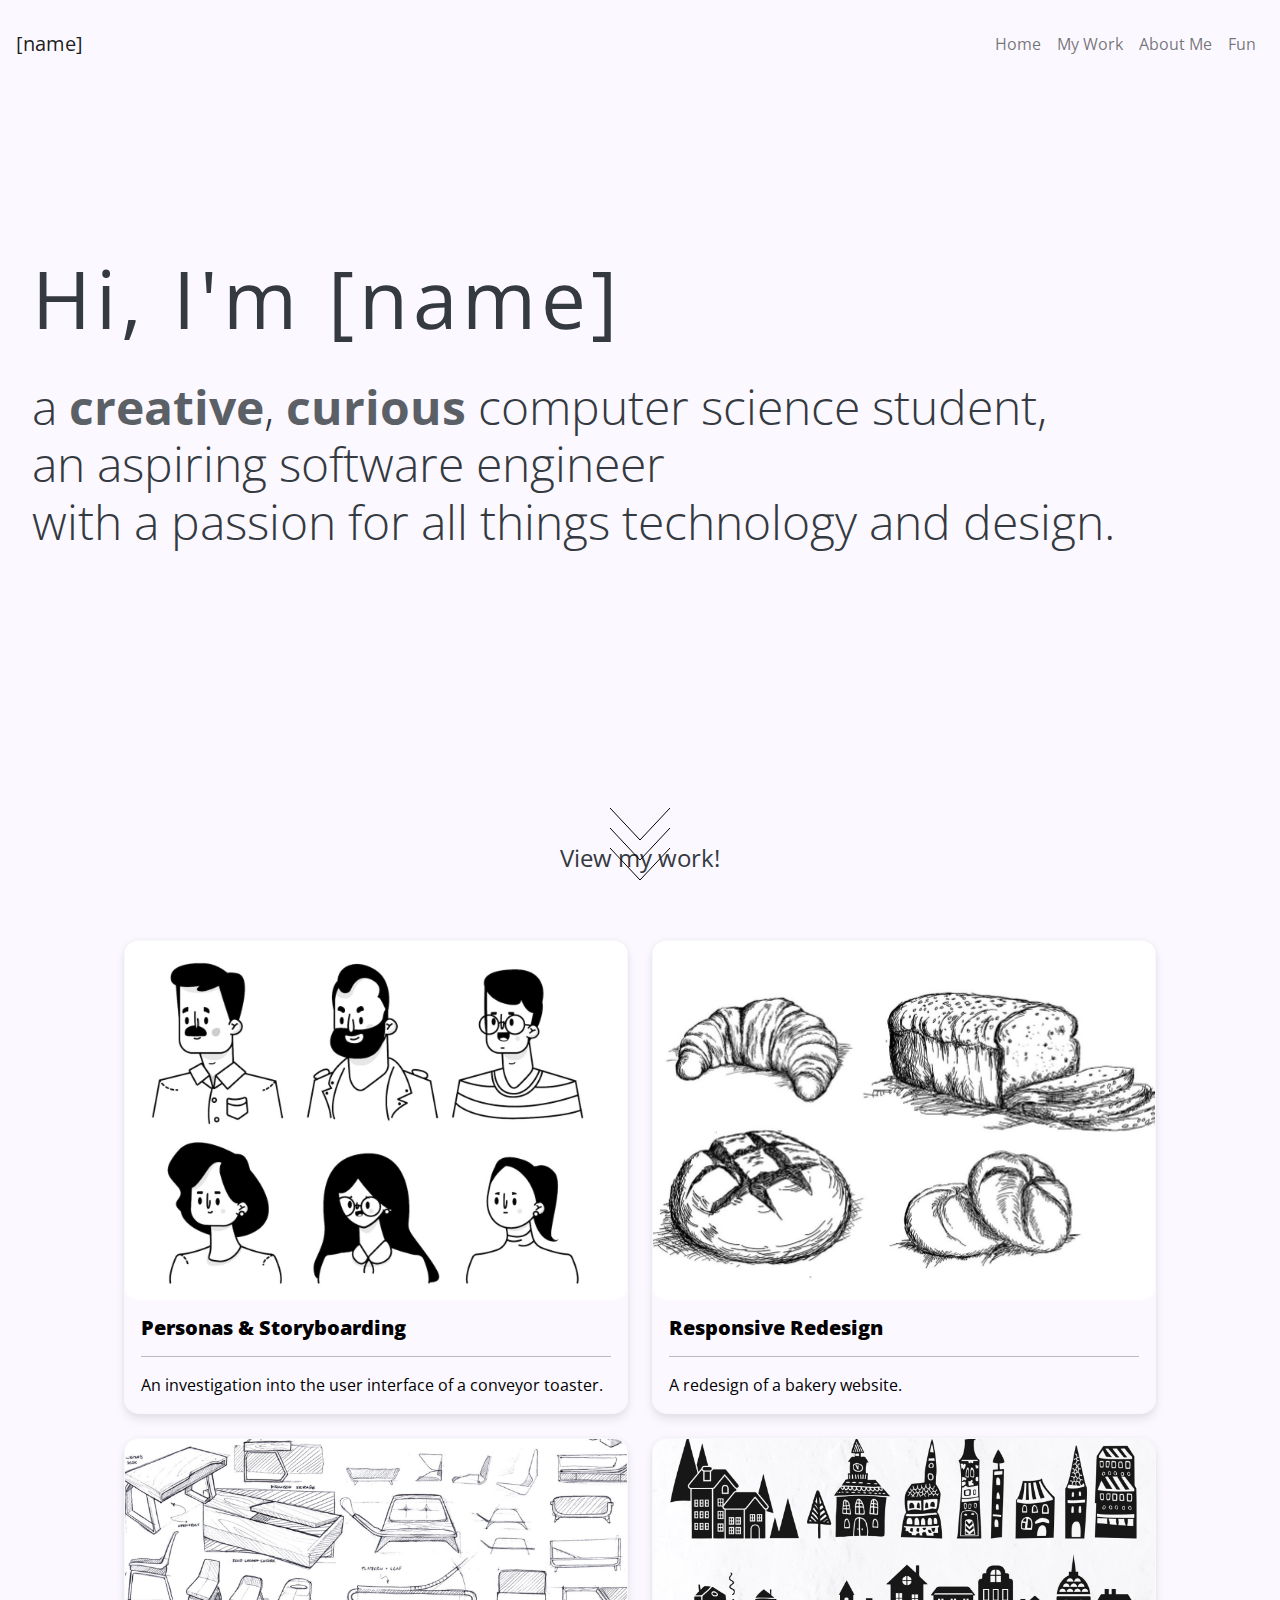
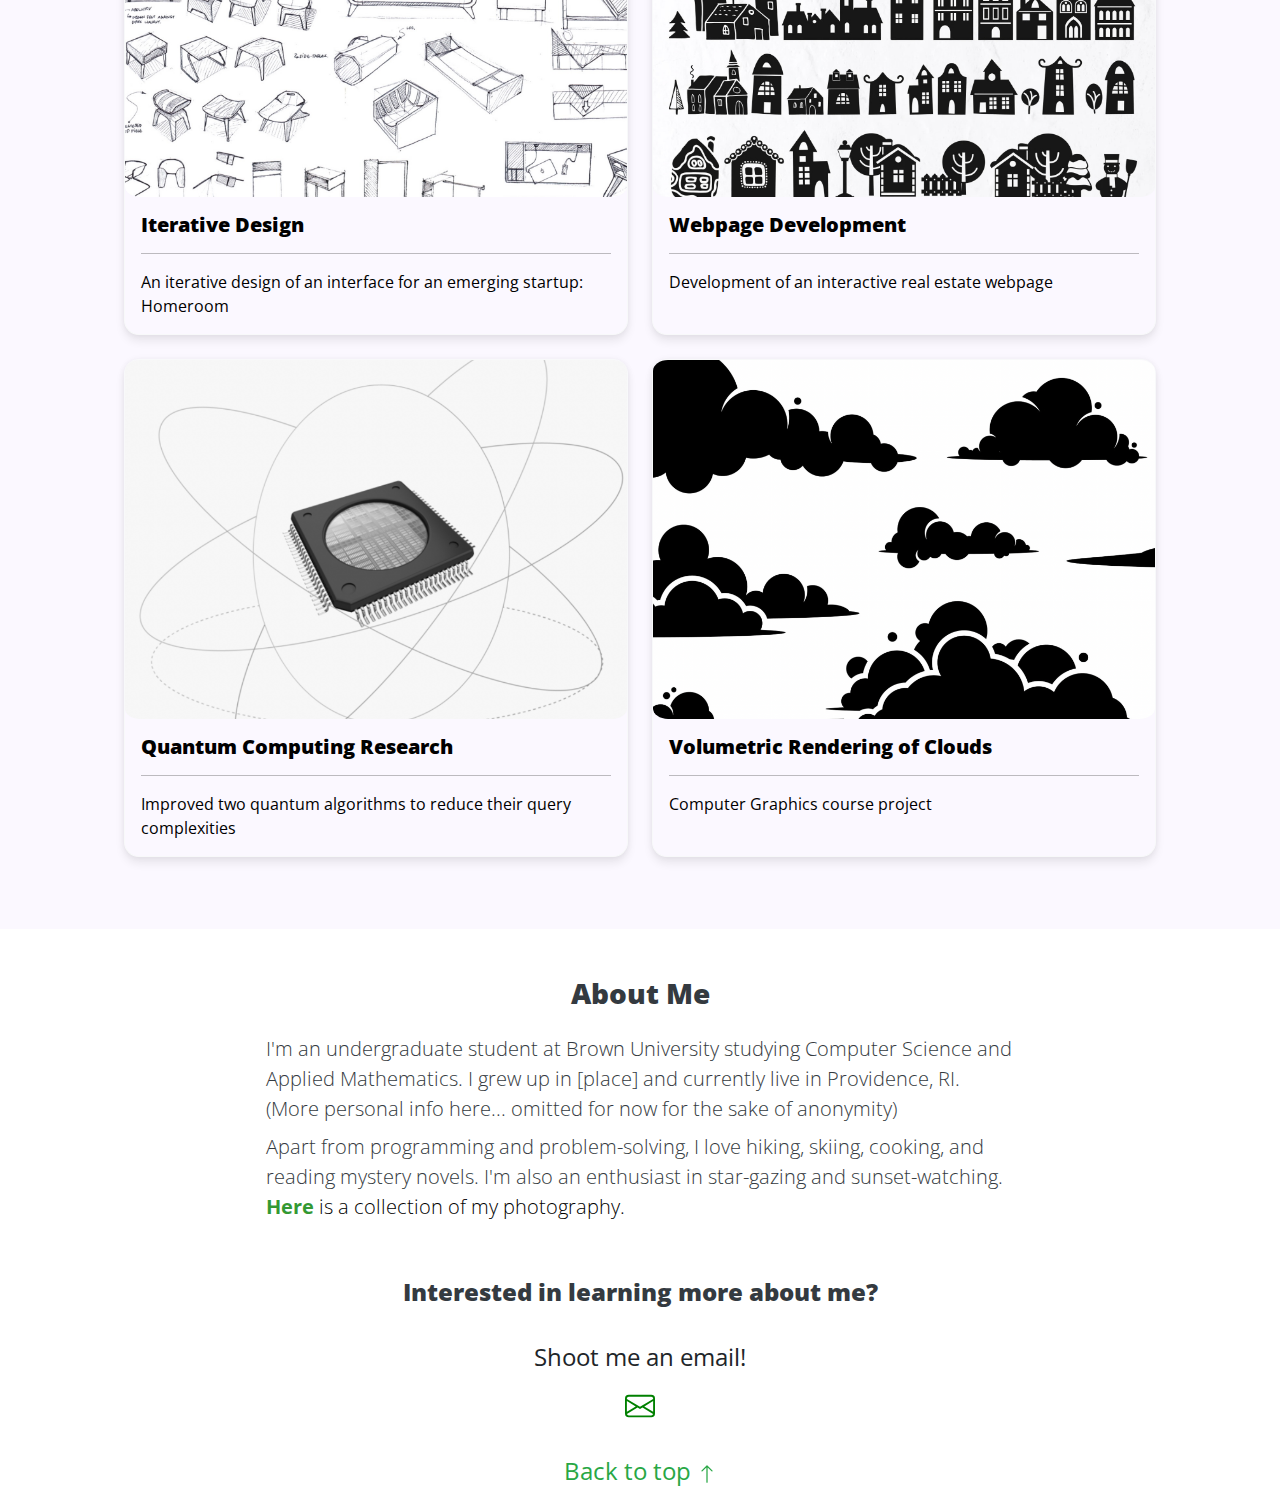
<file: index.html>
<!doctype html>
<html lang="en">
<head>
	<!-- This website is adapted from Jeff's website used in the live coding video and the Bootstrap CSS file. -->
	<!-- Source:  https://sleepcoacher.cs.brown.edu/ -->
	<!-- Source of pictures:  
		"https://www.freepik.com/free-vector/people-avatar-collection_4264076.htm#page=2&query=persona&position=23&from_view=keyword#position=23&page=2&query=persona"
		"http://5ines.com/blog/top-10-signs-of-a-high-quality-designer/"
		"https://ar.pinterest.com/pin/516365913530770558/"
		"https://www.fiverr.com/bhagya_m/draw-ink-sketch-of-a-house-portrait-or-shop-building"
		"https://www.etsy.com/listing/1028588795/cute-vintage-doodle-house-clipart-hand?gpla=1&gao=1&&utm_source=google&utm_medium=cpc&utm_campaign=shopping_us_c-craft_supplies_and_tools-canvas_and_surfaces-stencils_templates_and_transfers-clip_art&utm_custom1=_k_Cj0KCQiAm5ycBhCXARIsAPldzoVIo66xNIwXXLTRNl7WvPiQuc-8LWJJXZS5TLjeYWGXWas9lVvFhowaAsePEALw_wcB_k_&utm_content=go_1843970770_66522695661_346397940211_pla-295943621186_c__1028588795_553502374&utm_custom2=1843970770&gclid=Cj0KCQiAm5ycBhCXARIsAPldzoVIo66xNIwXXLTRNl7WvPiQuc-8LWJJXZS5TLjeYWGXWas9lVvFhowaAsePEALw_wcB"
		"https://www.etsy.com/listing/1220157934/30-christmas-house-svg-bundle-christmas?gpla=1&gao=1&"
		"https://www.behance.net/gallery/23730029/Sketches"
		https://pixels.com/featured/3-black-and-white-sky-with-building-storm-clouds-fine-art-print-keith-webber-jr.html
		https://www.etsy.com/listing/770080014/cloud-clouds-cloudy-fog-fogs-smoke-mist?gpla=1&gao=1&&utm_source=google&utm_medium=cpc&utm_campaign=shopping_us_d-craft_supplies_and_tools-patterns_and_how_to-other&utm_custom1=_k_CjwKCAiAs8acBhA1EiwAgRFdw6xzUWqCb8VxE2y4Vm4jE1MmeembqZ5Xo1mElAIs8afcqvdzvjKVIRoCi0AQAvD_BwE_k_&utm_content=go_12574416126_120439630758_507798925368_pla-297065912291_c__770080014_176502079&utm_custom2=12574416126&gclid=CjwKCAiAs8acBhA1EiwAgRFdw6xzUWqCb8VxE2y4Vm4jE1MmeembqZ5Xo1mElAIs8afcqvdzvjKVIRoCi0AQAvD_BwE
		<a target="_blank" href="https://icons8.com/icon/9199/cat-footprint">Cat Footprint</a> icon by <a target="_blank" href="https://icons8.com">Icons8</a>
	 -->
<meta charset="utf-8">
<meta name="viewport" content="width=device-width, initial-scale=1">
<link rel="stylesheet" href="css/bootstrap.min.css">
<link rel="stylesheet" href="css/style_main.css">
<link rel="stylesheet"
          href="https://fonts.googleapis.com/css2?family=Dekko">
<link rel="preconnect" href="https://fonts.googleapis.com">
<link rel="preconnect" href="https://fonts.gstatic.com" crossorigin>
<link href="https://fonts.googleapis.com/css2?family=Alkalami&family=Nanum+Myeongjo&family=Open+Sans:wght@300&display=swap" rel="stylesheet">
    <style>
      body {
        /* font-family: 'Dekko', serif; */
        font-family: 'Open Sans', sans-serif;
        font-size: 1.5rem;
      }
    </style>
	<link rel="preconnect" href="https://fonts.googleapis.com">
	<link rel="preconnect" href="https://fonts.gstatic.com" crossorigin>
	<link href="https://fonts.googleapis.com/css2?family=Alkalami&family=Nanum+Myeongjo&family=Open+Sans:wght@300;600&display=swap" rel="stylesheet">

<title>Portfolio</title>
<!-- <link rel="icon" href="/images/icons8-cat-footprint-16.png?"> -->
<link rel="icon" href="/images/favicon.ico?" type="image/x-icon">
</head>
<body>
	<a id="top"></a>
<nav class="navbar navbar-expand-md fixed-top py-4 navbar-light" style="background-color: #fbf8ff;">
	<div class="container-fluid">
		<a class="navbar-brand" href="#">[name]</a>
		<div class="collapse navbar-collapse">
			<ul class="navbar-nav ml-auto">
				<li class="nav-item"><a class="nav-link" href="#home">Home</a></li>
				<li class="nav-item"><a class="nav-link" href="#work">My Work</a></li>
				<li class="nav-item"><a class="nav-link" href="#about">About Me</a></li>
				<li class="nav-item"><a class="nav-link" href="./fun/index_fun.html">Fun</a></li>
				<!-- <li class="nav-item"><a class="nav-link" href="https://drive.google.com/file/d/1zDyK810gYb8030olURNccjmY1YccJVXh/view?usp=sharing" target="_blank">Resume</a></li> -->
			</ul>
		</div>
	</div>
</nav>

<div id="home" class="d-flex flex-column justify-content-center align-items-left top-pane" style = "padding-left: 2rem; padding-right: 2rem;">
	<div class="typing">
        <h2 class="text-dark display-2 font-weight-normal">Hi, I'm [name]</h2>
    </div>
	
    <h1 class="text-dark display-5">
		a <strong class="title-word title-word-1">creative</strong>, <strong class="title-word title-word-2">curious</strong> computer science student, <br/>
		an aspiring software engineer <br/>
		with a passion for all things technology and design.
	</h1>
	<p></p>
	<!-- <p><br/><br/><br/><br/></p> -->
	<p></p>
	
</div>

<div class="container-fluid">	
	<p class="text-dark text-center">View my work!</p>
</div>
<div class="container-fluid">
	<!-- <p class="text-dark text-center">View my work</p> -->
	
	
	<div class="arrow"></div>
	<svg class="arrows">
		<path class="a1" d="M0 0 L30 32 L60 0"></path>
		<path class="a2" d="M0 20 L30 52 L60 20"></path>
		<path class="a3" d="M0 40 L30 72 L60 40"></path>
	</svg>
</div>

<div id="work" class="container-fluid">
	
	<div class="row  py-3 py-sm-5 px-3 px-sm-5 mx-xl-5 text-dark position-relative">
		<div class="col-sm-12 col-md-6 col-xl-6 col-xxl-6 mb-4 d-flex align-items-stretch">
			<div class="card border-light" style="border-radius: 3%; height: 100%">
				<a href="./assign1_personas1/index_personas.html" class="stretched-link text-decoration-none" style="color:#000000">
					<img class="card-img-top img-fluid" src="./images/1.jpeg" alt="personas image" style="width:50rem;border-radius: 3%">
					<div class="card-body">
						<h5 class="card-text">Personas & Storyboarding </h5>
						<hr/>
						<p class="card-text" style="font-size: 1rem;">An investigation into the user interface of a conveyor toaster.</p>
					</div>
				</a>
			</div>
		</div>
		<div class="col-sm-12 col-md-6 col-xl-6 col-xxl-6 mb-4 d-flex">
			<div class="card border-light " style="border-radius: 3%; height: 100%">
				<a href="./assign2_redesign/index_redesign.html" class="stretched-link text-decoration-none" style="color:#000000">
					<img class="card-img-top img-fluid" src="./images/bakery.jpeg" alt="redesign image" style="width:50rem; border-radius: 3%">
					<div class="card-body">
						<h5 class="card-text">Responsive Redesign </h5>
						<hr/>
						<p class="card-text" style="font-size: 1rem;">A redesign of a bakery website.</p>
					</div>
				</a>
			</div>
		</div>
		<div class="col-sm-12 col-md-6 col-xl-6 col-xxl-6 mb-4 ">
			<div class="card border-light h-100" style="border-radius: 3%; height: 100%">
				<a href="./iterative_design/index_iterative.html" class="stretched-link text-decoration-none" style="color:#000000">
					<img class="card-img-top" src="./images/iterative.jpeg" alt="iterative design image" style="border-radius: 3%">
					<div class="card-body">
						<h5 class="card-text">Iterative Design </h5>
						<hr/>
						<p class="card-text" style="font-size: 1rem;">An iterative design of an interface for an emerging startup: Homeroom</p>
					</div>
				</a>
			</div>
		</div>
		<div class="col-sm-12 col-md-6 col-xl-6 col-xxl-6 mb-4 d-flex align-items-stretch">
			<div class="card border-light h-100" style="border-radius: 3%; height: 100%">
				<a href="./react_dev/index_dev.html" class="stretched-link text-decoration-none" style="color:#000000">
					<img class="card-img-top" src="./images/house3.jpeg" alt="web-development image" style="border-radius: 3%">
					<div class="card-body">
						<h5 class="card-text">Webpage Development </h5>
						<hr/>
						<p class="card-text" style="font-size: 1rem;">Development of an interactive real estate webpage</p>
					</div>
				</a>
			</div>
		</div>
		<div class="col-sm-12 col-md-6 col-xl-6 col-xxl-6 mb-4 ">
			<div class="card border-light h-100" style="border-radius: 3%; height: 100%">
				<a href="./quantum/index_quantum.html" class="stretched-link text-decoration-none" style="color:#000000">
					<img class="card-img-top" src="./images/quantum2.png" alt="quantum computing image" style="border-radius: 3%">
					<div class="card-body">
						<h5 class="card-text">Quantum Computing Research </h5>
						<hr/>
						<p class="card-text" style="font-size: 1rem;">Improved two quantum algorithms to reduce their query complexities</p>
					</div>
				</a>
			</div>
		</div>
		<div class="col-sm-12 col-md-6 col-xl-6 col-xxl-6 mb-4 ">
			<div class="card border-light h-100" style="border-radius: 3%; height: 100%">
				<a href="./cloud/index_cloud.html" class="stretched-link text-decoration-none" style="color:#000000">
					<img class="card-img-top" src="./images/cloud4.png" alt="quantum computing image" style="border-radius: 3%">
					<div class="card-body">
						<h5 class="card-text">Volumetric Rendering of Clouds</h5>
						<hr/>
						<p class="card-text" style="font-size: 1rem;">Computer Graphics course project</p>
					</div>
				</a>
			</div>
		</div>
		
	</div>


</div>


<div id="about" class="container-fluid bg-white">
	<div class="d-flex flex-column justify-content-center align-items-center" >
		<p></p>
		<p></p>
		<h3 class="text-dark" style="opacity: 1; max-width: 60%" >About Me</h3>
		<p class="lead text-dark lh-base h4" style="margin-left: 3rem; margin-right: 3rem; max-width: 60%;">
			I'm an undergraduate student at Brown University studying Computer Science and Applied Mathematics.
			<!-- Born and raised in Shanghai, China, I came to the United States to pursue a higher education, meet new challenges, and push my limits. -->
			I grew up in [place] and currently live in Providence, RI.
			(More personal info here... omitted for now for the sake of anonymity)
		</p>
		<p class="lead text-dark lh-base h4" style="margin-left: 3rem; margin-right: 3rem; max-width: 60%;">
			Apart from programming and problem-solving, I love hiking, skiing, cooking, and reading mystery novels. 
			I'm also an enthusiast in star-gazing and sunset-watching.
			<a href="./fun/index_fun.html " target="_blank" class="stretched-link text-decoration-none" style="color:#000000">
			<strong style="color: green;">Here</strong> is a collection of my photography.
			</a>
		</p>
		<p></p>
		<h4 class="text-dark text-left" style="opacity: 1; max-width: 60%" >Interested in learning more about me?</h4>
		<p class="lead text-dark lh-base h4" style="margin-left: 3rem; margin-right: 3rem; max-width: 60%;">
			
			<!-- <a href="mailto:xiaohan_ye@brown.edu"  class="stretched-link text-decoration-none" style="color:#000000"> -->
				<p>Shoot me an email!<br/></p>
				<!-- Contact me at <strong style="color: green;">xiaohan_ye@brown.edu</strong>! -->
				<svg xmlns="http://www.w3.org/2000/svg" width="30" height="30" fill="green" class="bi bi-envelope" viewBox="0 0 16 16">
					<path d="M0 4a2 2 0 0 1 2-2h12a2 2 0 0 1 2 2v8a2 2 0 0 1-2 2H2a2 2 0 0 1-2-2V4Zm2-1a1 1 0 0 0-1 1v.217l7 4.2 7-4.2V4a1 1 0 0 0-1-1H2Zm13 2.383-4.708 2.825L15 11.105V5.383Zm-.034 6.876-5.64-3.471L8 9.583l-1.326-.795-5.64 3.47A1 1 0 0 0 2 13h12a1 1 0 0 0 .966-.741ZM1 11.105l4.708-2.897L1 5.383v5.722Z"/>
				  </svg>
			<!-- </a> -->
		</p>
	</div>
	
</div>






<footer class="bg-white py-3">
	<div class="container text-center">
		<!-- <p class="mb-0"><br>
			Chloe Ye</p> -->
			<a class="link-success text-decoration-none" href="#top">Back to top 
				<svg xmlns="http://www.w3.org/2000/svg" width="20" height="20" fill="currentColor" class="bi bi-arrow-up" viewBox="0 0 16 16">
					<path fill-rule="evenodd" d="M8 15a.5.5 0 0 0 .5-.5V2.707l3.146 3.147a.5.5 0 0 0 .708-.708l-4-4a.5.5 0 0 0-.708 0l-4 4a.5.5 0 1 0 .708.708L7.5 2.707V14.5a.5.5 0 0 0 .5.5z"/>
			  	</svg></i>
			</a>
		<!-- <h5 >Interested in learning more about me?</h5> -->
	</div>
</footer>

</body>
</html>
</file>
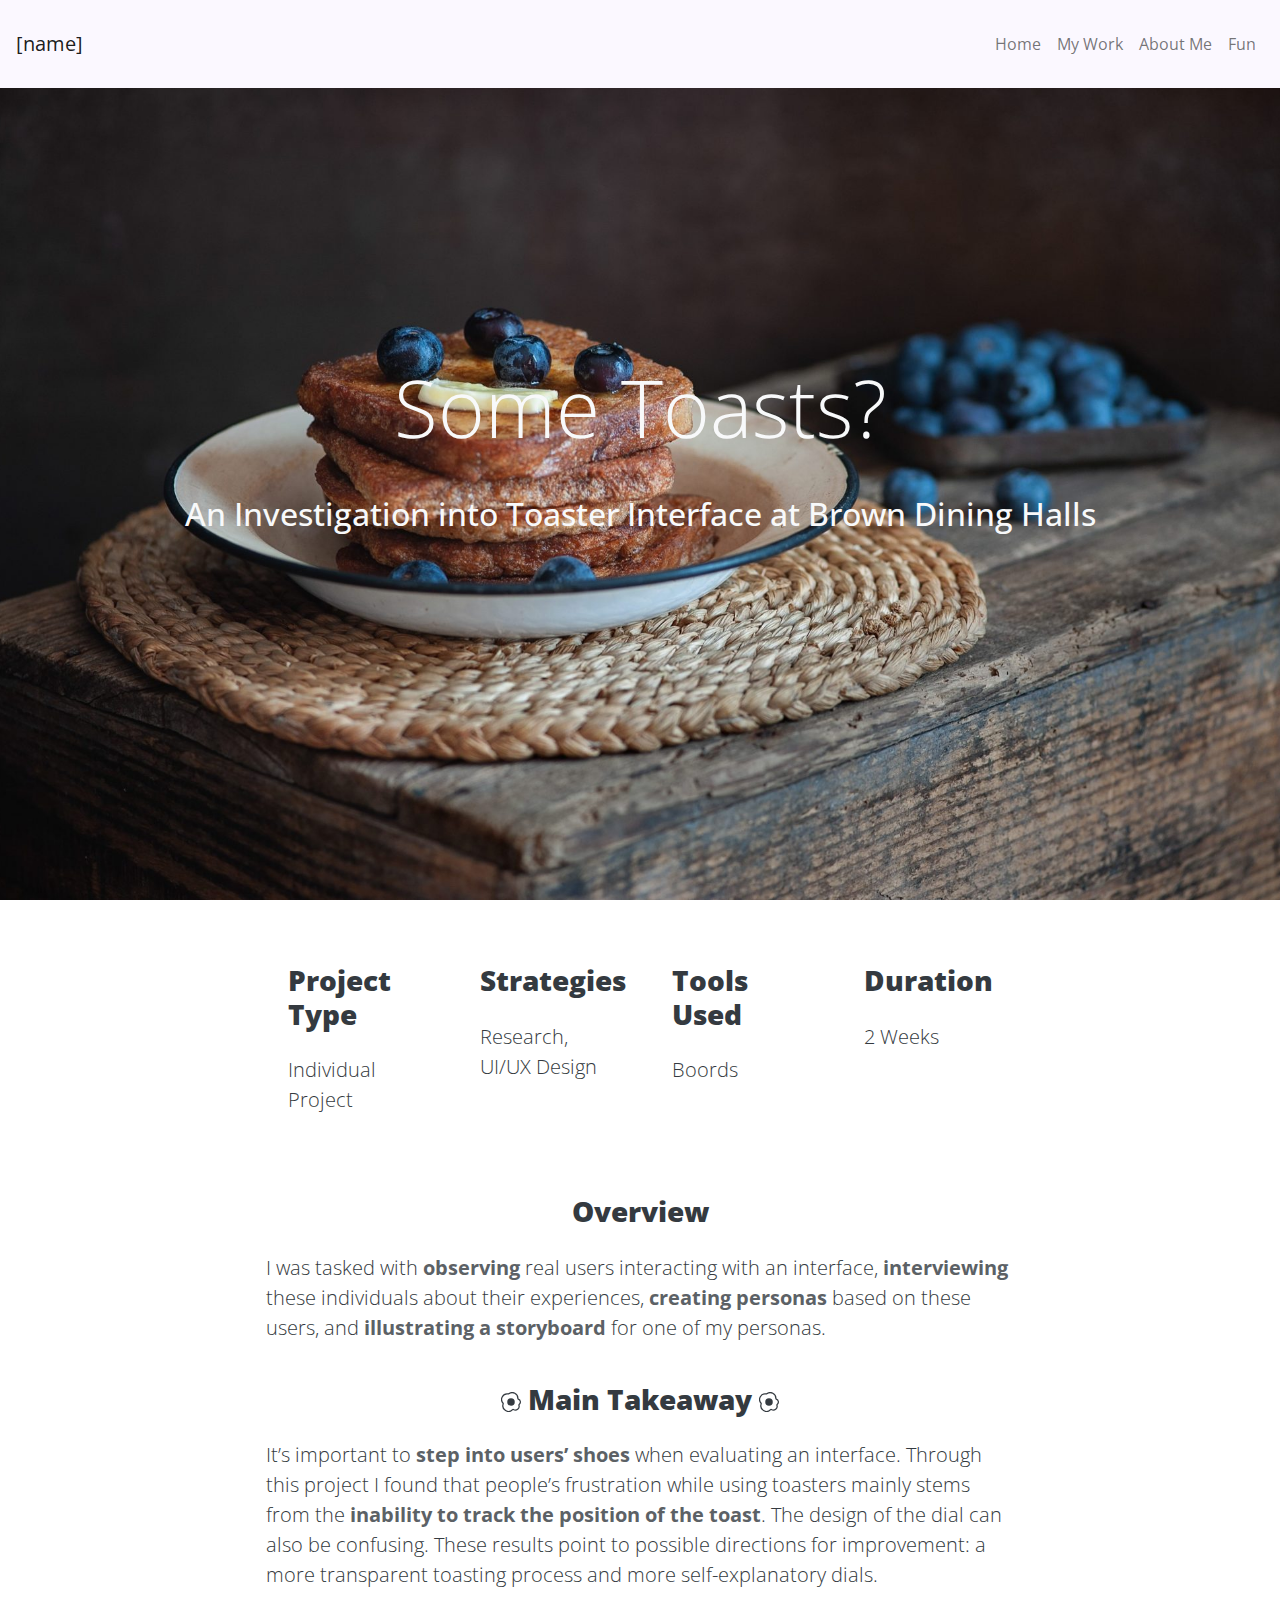
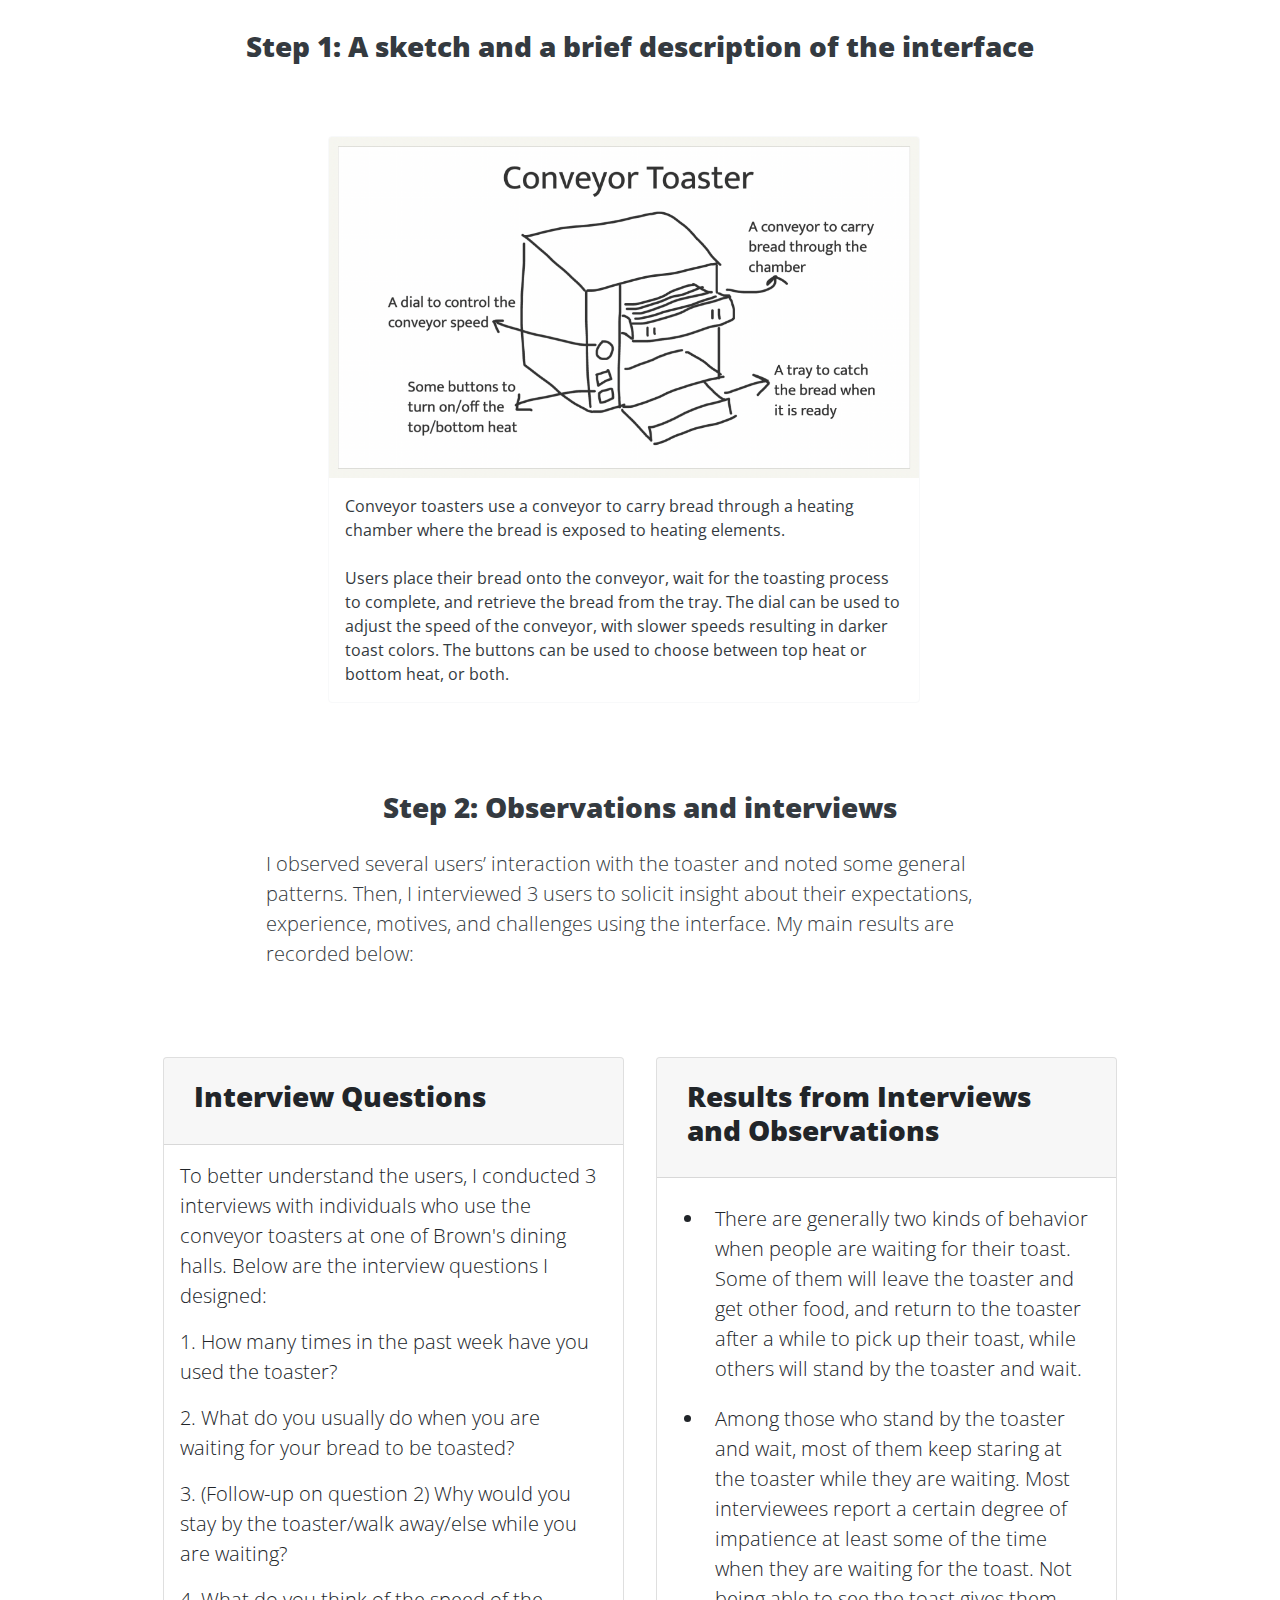
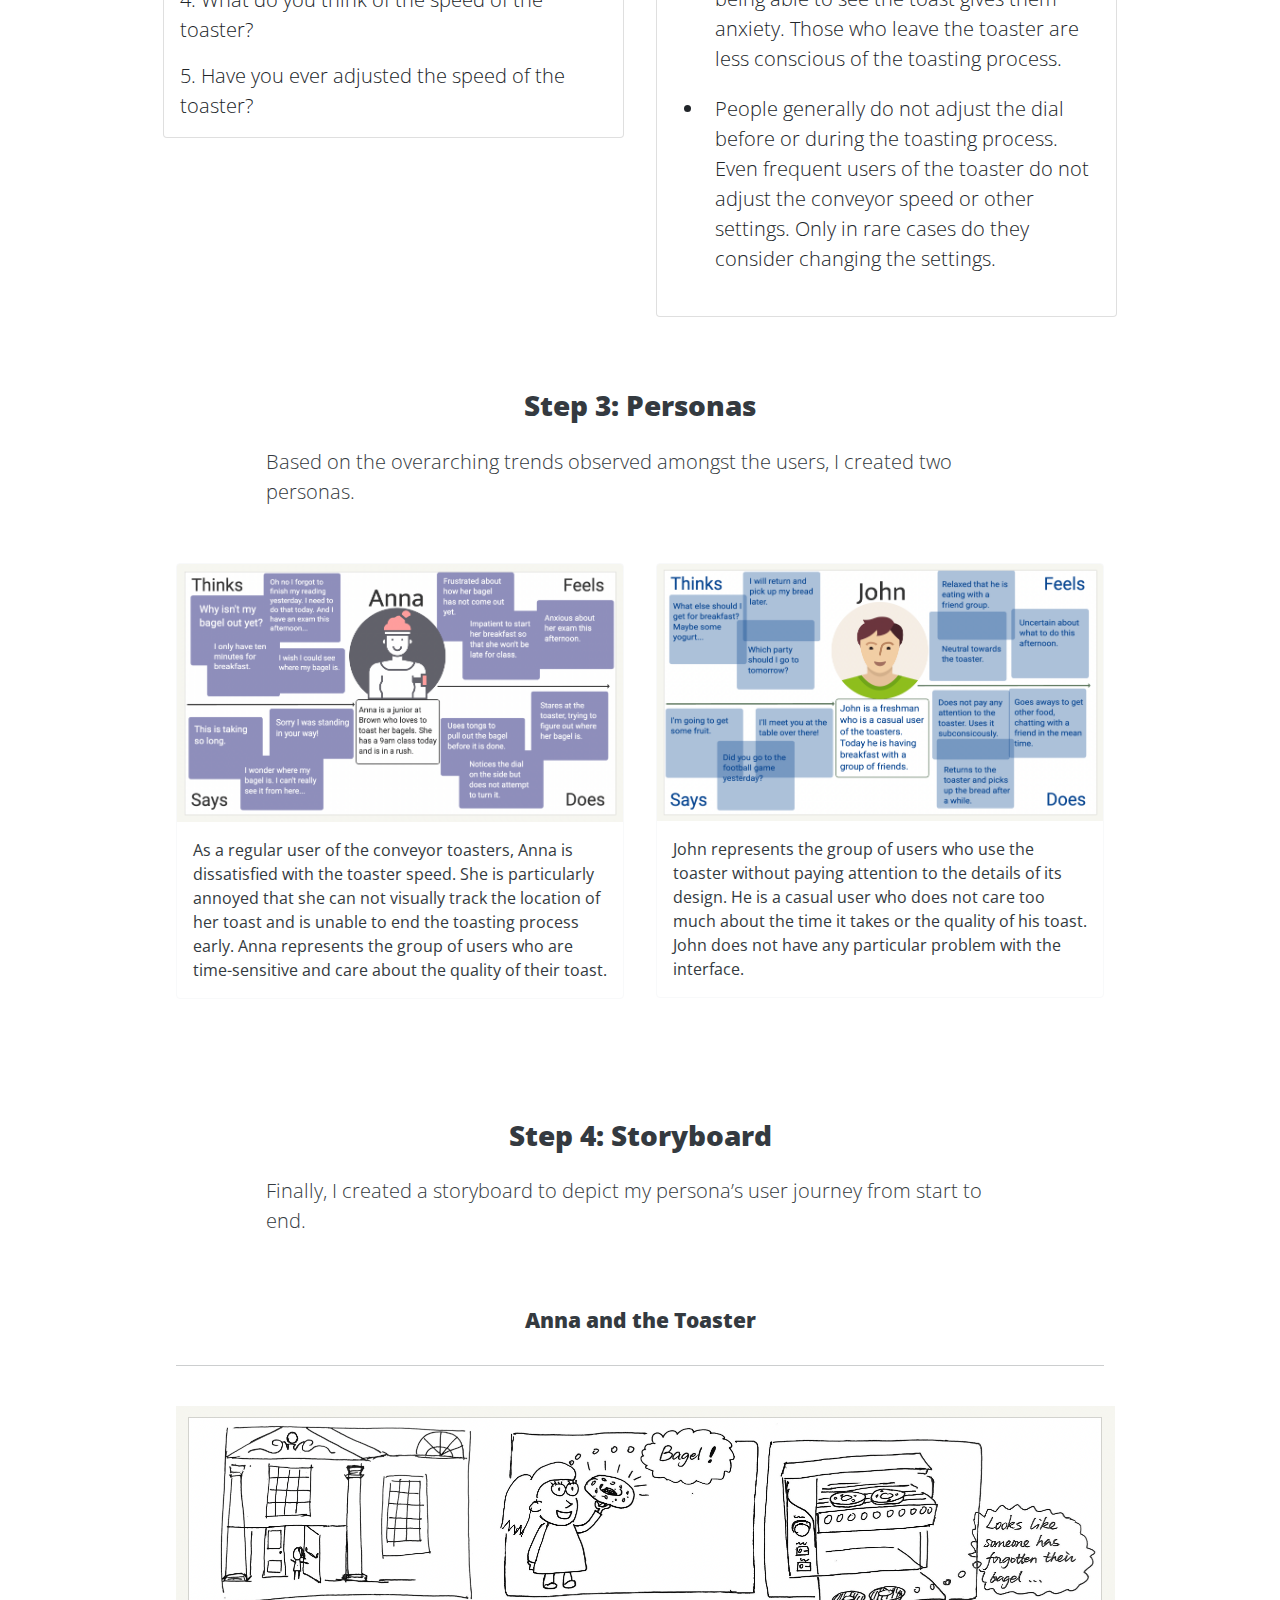
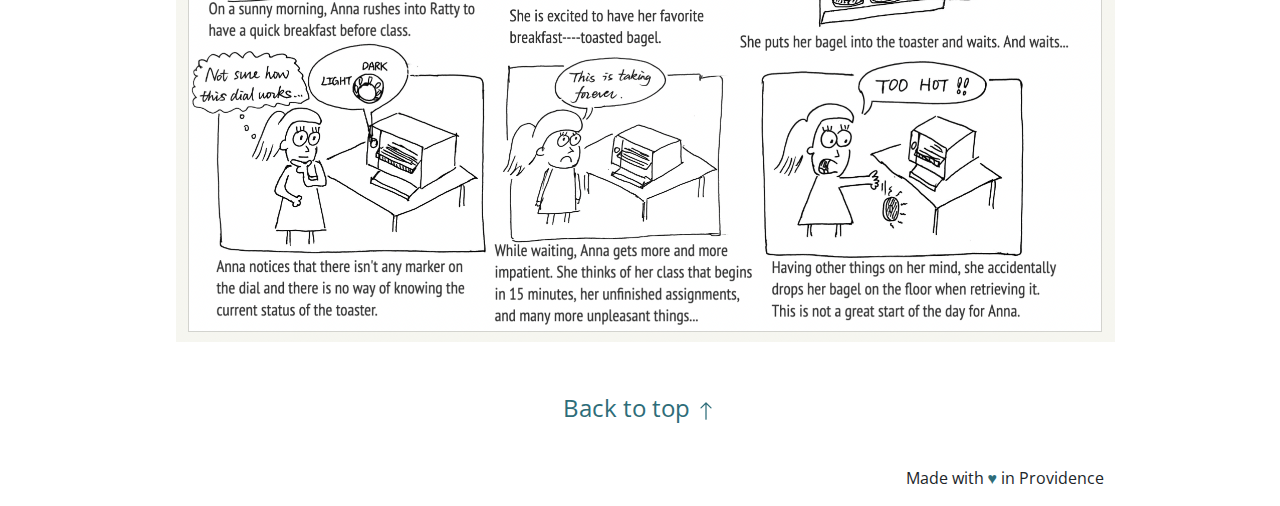
<file: assign1_personas1/index_personas.html>
<!doctype html>
<html lang="en">
<head>
	<!-- This website is adapted from Jeff's website used in the live coding video and the Bootstrap CSS file. -->
	<!-- Source:  https://sleepcoacher.cs.brown.edu/ -->
<meta charset="utf-8">
<meta name="viewport" content="width=device-width, initial-scale=1">
<link rel="stylesheet" href="css/bootstrap.min.css">
<link rel="stylesheet" href="css/style.css">
<link rel="stylesheet"
          href="https://fonts.googleapis.com/css2?family=Dekko">
		  <link rel="preconnect" href="https://fonts.googleapis.com">
		  <link rel="preconnect" href="https://fonts.gstatic.com" crossorigin>
		  <link href="https://fonts.googleapis.com/css2?family=Alkalami&family=Nanum+Myeongjo&family=Open+Sans:wght@300&display=swap" rel="stylesheet">
    <style>
      body {
        font-family: 'Open Sans', sans-serif;
        /* font-size: 1.5rem; */
      }
    </style>
	<link rel="preconnect" href="https://fonts.googleapis.com">
	<link rel="preconnect" href="https://fonts.gstatic.com" crossorigin>
	<link href="https://fonts.googleapis.com/css2?family=Alkalami&family=Nanum+Myeongjo&family=Open+Sans:wght@300;600&display=swap" rel="stylesheet">
<title>Toasters</title>
</head>
<body>
<nav class="navbar navbar-expand-md fixed-top py-4 navbar-light" style="background-color: #fbf8ff;">
	<div class="container-fluid">
		<a class="navbar-brand" href="../index.html">[name]</a>
		<div class="collapse navbar-collapse">
			<ul class="navbar-nav ml-auto">
				<li class="nav-item"><a class="nav-link" href="../index.html#home">Home</a></li>
				<li class="nav-item"><a class="nav-link" href="../index.html#work">My Work</a></li>
				<li class="nav-item"><a class="nav-link" href="../index.html#about">About Me</a></li>
				<li class="nav-item"><a class="nav-link" href="../fun/index_fun.html">Fun</a></li>
				<!-- <li class="nav-item"><a class="nav-link" href="https://drive.google.com/file/d/1zDyK810gYb8030olURNccjmY1YccJVXh/view?usp=sharing" target="_blank">Resume</a></li> -->
			</ul>
		</div>
	</div>
</nav>

<div class="d-flex flex-column justify-content-center align-items-center top-pane">

	<h1 class="text-light display-1" >Some Toasts?</h1>
	<h2 class="text-light text-center h2" >An Investigation into Toaster Interface at Brown Dining Halls</h2>
	<!--<a href="#install" class="btn text-light btn-lg">Download App</a>-->
</div>

<div id="about" class="container-fluid">
	<div class="row justify-content-center  py-3 py-sm-5 px-3 px-sm-5 mx-xl-5 text-dark">
		
		<div class="col-sm-12 col-md-2 col-lg-2 " style="margin-left: 1rem;">
			<h3>Project Type</h3>
			<p class="lead">Individual Project </p>
		</div>
		<div class="col-sm-12 col-md-2 col-lg-2" style="margin-left: 1rem;">
			<h3>Strategies</h3>
			<p class="lead">Research, <br/>UI/UX Design </p>
		</div>
		<div class="col-sm-12 col-md-2 col-lg-2" style="margin-left: 1rem;">
			<h3>Tools Used</h3>
			<p class="lead">Boords </p>
		</div>
		<div class="col-sm-12 col-md-2 col-lg-2" style="margin-left: 1rem;">
			<h3>Duration</h3>
			<p class="lead">2 Weeks </p>
		</div>

	</div>
	<div class="d-flex flex-column justify-content-center align-items-center" >
		<h3 class="text-dark" >Overview</h3>
		
		<p class="lead text-dark lh-base h4" style="margin-left: 3rem; margin-right: 3rem; max-width: 60%;">
			I was tasked with <strong>observing</strong> real users interacting with an interface, 
			<strong>interviewing</strong> these individuals about their experiences, <strong>creating personas</strong> based on these users, 
			and <strong>illustrating a storyboard</strong> for one of my personas.</p>
		<p></p>
		<h3 class="text-dark" >
		<svg xmlns="http://www.w3.org/2000/svg" width="20" height="20" fill="currentColor" class="bi bi-egg-fried" viewBox="0 0 16 16">
			<path d="M8 11a3 3 0 1 0 0-6 3 3 0 0 0 0 6z"/>
			<path d="M13.997 5.17a5 5 0 0 0-8.101-4.09A5 5 0 0 0 1.28 9.342a5 5 0 0 0 8.336 5.109 3.5 3.5 0 0 0 5.201-4.065 3.001 3.001 0 0 0-.822-5.216zm-1-.034a1 1 0 0 0 .668.977 2.001 2.001 0 0 1 .547 3.478 1 1 0 0 0-.341 1.113 2.5 2.5 0 0 1-3.715 2.905 1 1 0 0 0-1.262.152 4 4 0 0 1-6.67-4.087 1 1 0 0 0-.2-1 4 4 0 0 1 3.693-6.61 1 1 0 0 0 .8-.2 4 4 0 0 1 6.48 3.273z"/>
		</svg> Main Takeaway <svg xmlns="http://www.w3.org/2000/svg" width="20" height="20" fill="currentColor" class="bi bi-egg-fried" viewBox="0 0 16 16">
			<path d="M8 11a3 3 0 1 0 0-6 3 3 0 0 0 0 6z"/>
			<path d="M13.997 5.17a5 5 0 0 0-8.101-4.09A5 5 0 0 0 1.28 9.342a5 5 0 0 0 8.336 5.109 3.5 3.5 0 0 0 5.201-4.065 3.001 3.001 0 0 0-.822-5.216zm-1-.034a1 1 0 0 0 .668.977 2.001 2.001 0 0 1 .547 3.478 1 1 0 0 0-.341 1.113 2.5 2.5 0 0 1-3.715 2.905 1 1 0 0 0-1.262.152 4 4 0 0 1-6.67-4.087 1 1 0 0 0-.2-1 4 4 0 0 1 3.693-6.61 1 1 0 0 0 .8-.2 4 4 0 0 1 6.48 3.273z"/>
		</svg></h3>
		<p class="lead text-dark lh-base h4" style="margin-left: 3rem; margin-right: 3rem; max-width: 60%;">
			It’s important to <strong>step into users’ shoes</strong> when evaluating an interface. 
			Through this project I found that people’s frustration while using toasters mainly stems from the <strong>inability to track the position of the toast</strong>. 
			The design of the dial can also be confusing. These results point to possible directions for improvement: 
			a more transparent toasting process and more self-explanatory dials.
			</p>
		<p></p>
	</div>
</div>

<div id="about" class="container-fluid align-items-center justify-content-center">
	<h3 class="text-dark text-center">Step 1: A sketch and a brief description of the interface</h3>
	<div class="row align-items-center justify-content-center pl-7 py-3 py-sm-5  text-dark" style="max-width: 100%; ">
		<div class="col-sm-12 col-md-6 col-xl-6 col-xxl-6 mb-4 d-flex align-items-stretch">
			<div class="card border-light h-200">
					<img class="card-img-top" src="./images/conveyor-sketch.png" alt="conveyor">
					<div class="card-body">
						<p class="card-text" style="font-size: 1rem;">Conveyor toasters use a conveyor to carry bread through a heating chamber
							where the bread is exposed to heating elements. <br/> <br/> 
							Users place their bread onto the conveyor,
			 wait for the toasting process to complete, and retrieve the bread from the tray.
			The dial can be used to adjust the speed of the
			conveyor, with slower speeds resulting in darker toast colors. The buttons can be used to choose
			between top heat or bottom heat, or both.
						</p>
					</div>
			</div>
		</div>

	</div>
	
	<div class="d-flex flex-column justify-content-center align-items-center" >
		<h3 class="text-dark" >Step 2: Observations and interviews</h3>
		<p class="lead text-dark lh-base h4" style="margin-left: 3rem; margin-right: 3rem; max-width: 60%;">
			I observed several users’ interaction with the toaster and noted some general patterns. 
			Then, I interviewed 3 users to solicit insight about their expectations, experience, motives, 
			and challenges using the interface. My main results are recorded below:</p>
		<p></p>
		<p></p>
	</div>


</div>

<div id="results" class="container-fluid dream">
	<div class="row px-md-3 px-lg-5 pt-3 pt-md-5 justify-content-center">
		<div class="col-md-6 col-xl-5 col-xxl-4 mb-4">
			<div class="card">
				<div class="card-header">
					<h3 style="padding:.5em">Interview Questions</h3>
				</div>
				<div class="card-body lead">
					<p class="card-text">To better understand the users, I conducted 3 interviews with individuals who use the conveyor toasters at one of Brown's dining halls. Below are the interview questions I designed:</p>
					<p class="card-text">1. How many times in the past week have you used the toaster?</p>
					<p class="card-text">2. What do you usually do when you are waiting for your bread to be toasted?</p>
					<p class="card-text">3. (Follow-up on question 2) Why would you stay by the toaster/walk away/else while you are waiting?</p>
					<p class="card-text">4. What do you think of the speed of the toaster? </p>
					<p class="card-text">5. Have you ever adjusted the speed of the toaster?</p>
				</div>
			</div>
		</div>
		<div class="col-md-6 col-xl-5 col-xxl-4 mb-4">
			<div class="card h-100">
				<div class="card-header">
					<h3 style="padding:.5em">Results from Interviews and Observations</h3>
				</div>
				<div class="card-body lead">
					<ul>
						<li>
					<p class="card-text" style="padding:.5em"> There are generally two kinds of behavior when people are waiting for their toast.
						Some of them will leave the toaster and get other food, and return to the toaster after a while to pick up
						their toast, while others will stand by the toaster and wait.</p></li>
						<li>
					<p class="card-text" style="padding:.5em"> Among those who stand by the toaster and wait,
						most of them keep staring at the toaster while they are waiting. Most interviewees report a certain degree
						of impatience at least some of the time when they are waiting for the toast. Not being able to see the toast gives them anxiety.
						Those who leave the toaster are less conscious of the toasting process.</p></li>
						<li>
					<p class="card-text" style="padding:.5em"> People generally do not adjust the dial before or during the toasting process.
						 Even frequent users of the toaster do not adjust the conveyor speed or other settings.
						Only in rare cases do they consider changing the settings.</p></li>
					</ul>
				</div>
			</div>
		</div>
	</div>
</div>

<div id="personas" class="container-fluid bg-white">
	<div class="d-flex flex-column justify-content-center align-items-center" >
		<p></p>
		<p></p>
		<h3 class="text-dark" >Step 3: Personas</h3>
		<p class="lead text-dark lh-base h4" style="margin-left: 3rem; margin-right: 3rem; max-width: 60%;">
			Based on the overarching trends observed amongst the users, I created two personas.</p>
		
	</div>
	<div class="container">

		<div class="row align-items-center py-3 py-sm-5  text-dark position-relative">
			<div class="col-sm-12 col-md-6 col-xl-6 col-xxl-6 mb-4 d-flex align-items-stretch">
				<div class="card border-light h-200">
						<img class="card-img-top" src="./images/anna.png" alt="anna">
						<div class="card-body">
							<p class="card-text" style="font-size: 1rem;">As a regular user of the conveyor toasters, Anna is dissatisfied with the toaster speed.
								She is particularly annoyed that she can not visually track the location of her toast and is unable to end the toasting process early.
								Anna represents the group of users who are time-sensitive and care about the quality of their toast.  </p>
						</div>
				</div>
			</div>
			<div class="col-sm-12 col-md-6 col-xl-6 col-xxl-6 mb-4 d-flex align-items-stretch">
				<div class="card border-light">
						<img class="card-img-top" src="./images/john.png" alt="john">
						<div class="card-body">
							<p class="card-text" style="font-size: 1rem;">John represents the group of users who use the toaster without paying attention to
								the details of its design. He is a casual user who does not care too much about the time it takes
								or the quality of his toast. John does not have any particular problem with the interface.  </p>
						</div>
				</div>
			</div>
	
		</div>

	</div>
</div>

<div id="storyboard" class="container-fluid">
	<div class="d-flex flex-column justify-content-center align-items-center" >
		<p></p>
		<p></p>
		<h3 class="text-dark" >Step 4: Storyboard</h3>
		<p class="lead text-dark lh-base h4" style="margin-left: 3rem; margin-right: 3rem; max-width: 60%;">
			Finally, I created a storyboard to depict my persona’s user journey from start to end.</p>
		<p></p>
		<p></p>
	</div>
	<div class="container text-dark text-center">
		
		<h4 style="font-size:1.3em">Anna and the Toaster</h4>
		<hr>
		<img class="pt-4" src="./images/storyboard_anna.png" alt="Anna's Storyboard" style="height: 35rem;">

	</div>
	<div class="container text-dark text-center" style="margin-top: 3rem; max-width: 60%;">
		<a class="text-decoration-none" href="#top" style="color: #2e6d79; font-size: 1.5rem;">Back to top 
			<svg xmlns="http://www.w3.org/2000/svg" width="20" height="20" fill="currentColor" class="bi bi-arrow-up" viewBox="0 0 16 16">
				<path fill-rule="evenodd" d="M8 15a.5.5 0 0 0 .5-.5V2.707l3.146 3.147a.5.5 0 0 0 .708-.708l-4-4a.5.5 0 0 0-.708 0l-4 4a.5.5 0 1 0 .708.708L7.5 2.707V14.5a.5.5 0 0 0 .5.5z"/>
			  </svg></i>
		</a>
	</div>

	
</div>




<footer class="bg-white py-3">
	<div class="container text-right">
		
		<p class="mb-0">
			
			<br>
			Made with <font color="#2e6d79">&#9829;</font> in Providence</p>
	</div>
</footer>

</body>
</html>
</file>
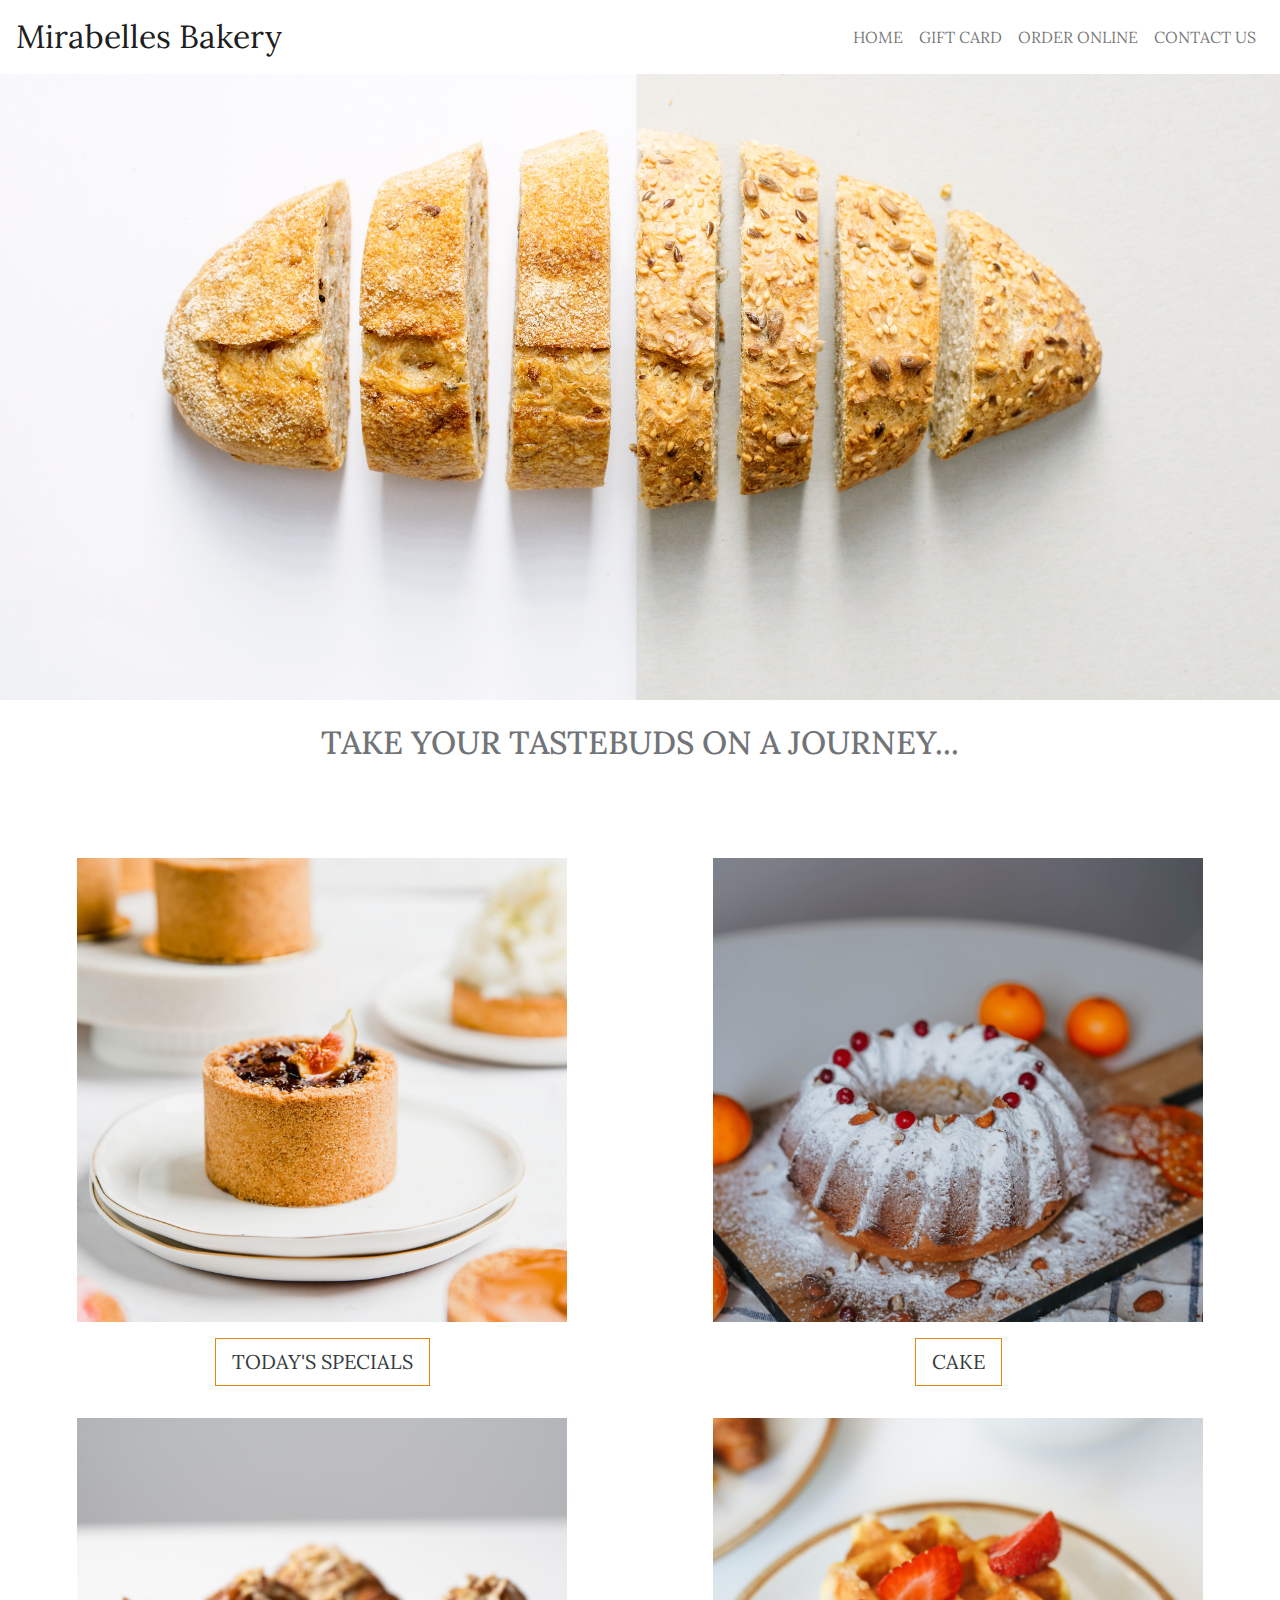
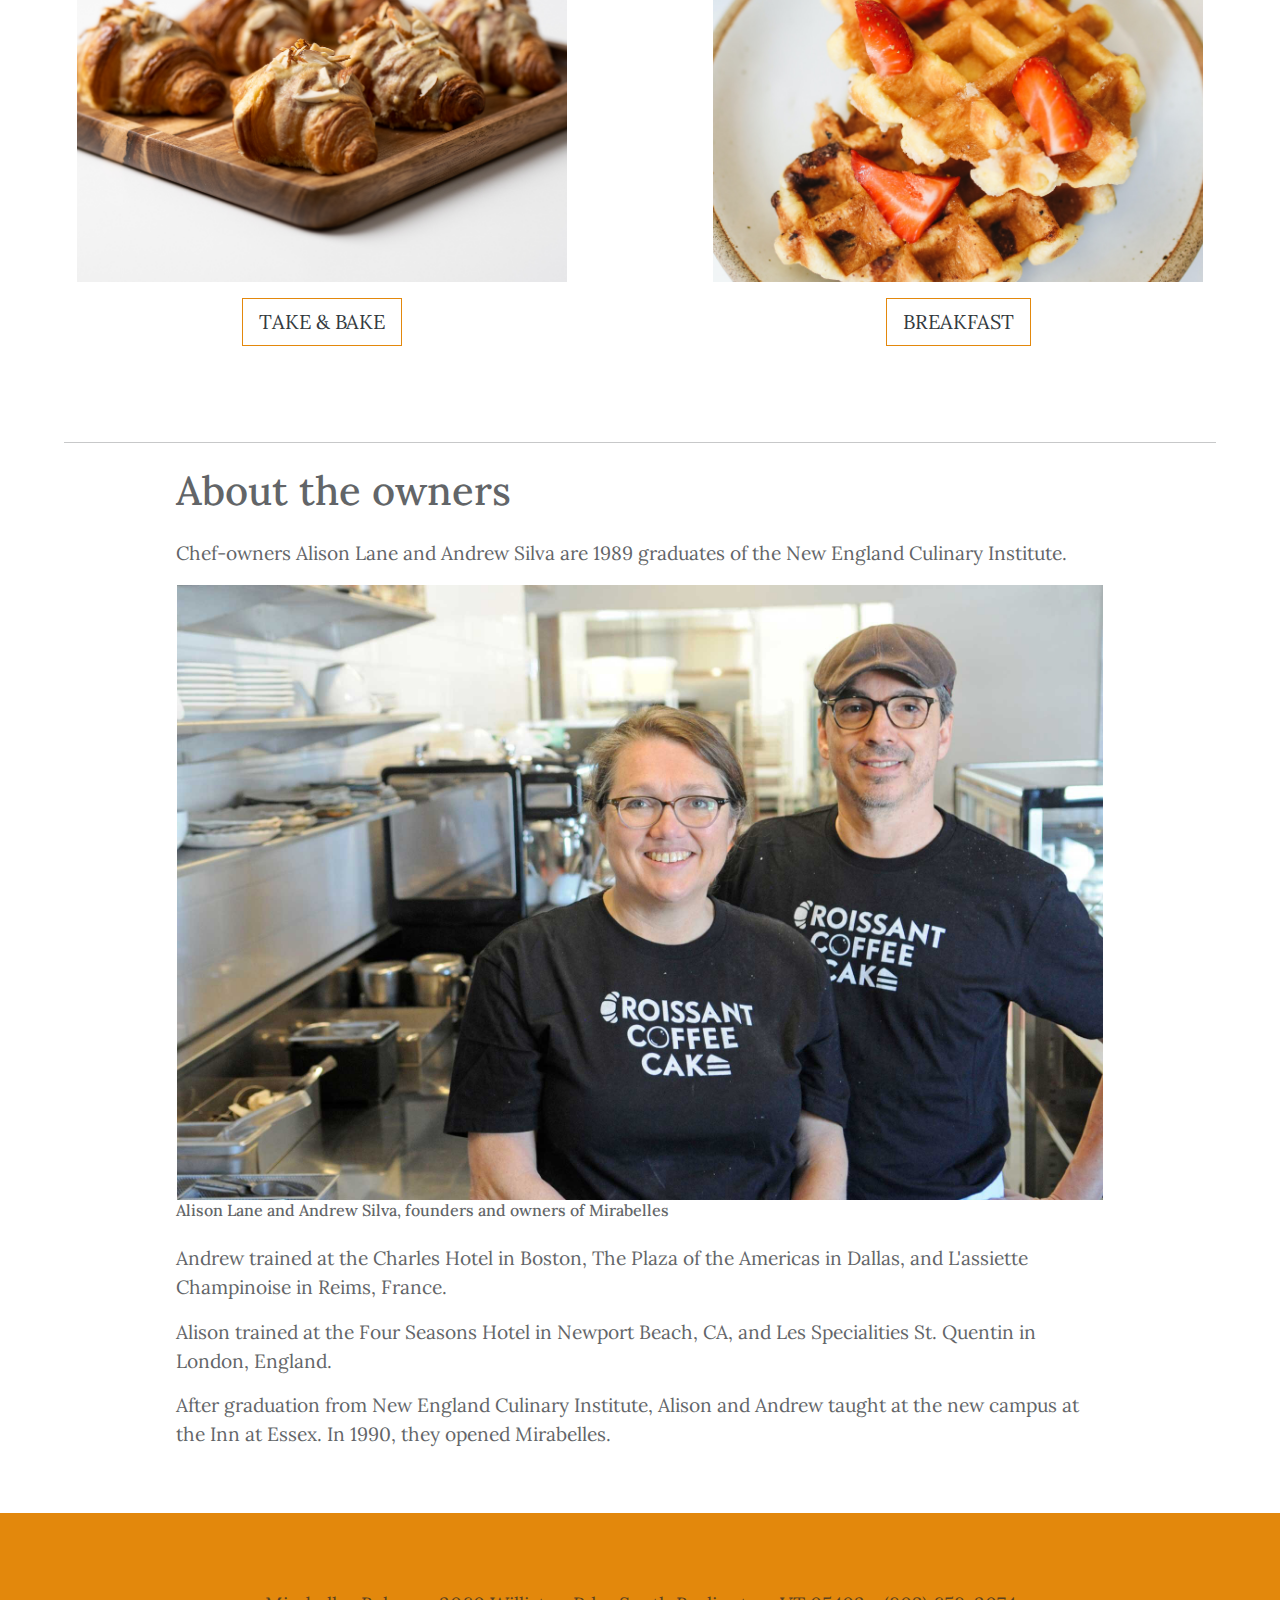
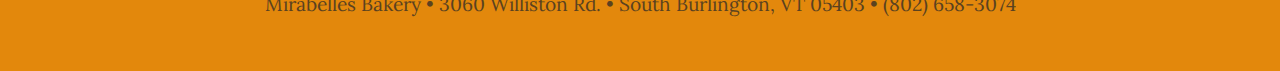
<file: assign2_redesign/index1.html>
<!doctype html>
<html lang="en">
<head>
	<!-- This website is adapted from Jeff's website used in the live coding video and the Bootstrap CSS file. -->
	<!-- Source:  https://sleepcoacher.cs.brown.edu/ -->
  <!-- This is a redesign of Mirabelles Bakery's original webpage: http://www.mirabellesbakery.com/ -->
  <!-- Source of pictures:  https://www.pexels.com/ -->
<meta charset="utf-8">
<meta name="viewport" content="width=device-width, initial-scale=1">
<link rel="stylesheet" href="css/bootstrap.min.css">
<link rel="stylesheet" href="css/style.css">
<link rel="stylesheet"
          href="https://fonts.googleapis.com/css2?family=Lora">
    <style>
      body {
        font-family: 'Lora', serif;
        font-size: 1.5rem;
      }
    </style>
<title>Mirabelles Bakery</title>
<script src="https://cdn.jsdelivr.net/npm/jquery@3.6.0/dist/jquery.slim.min.js"></script>
  <script src="https://cdn.jsdelivr.net/npm/popper.js@1.16.1/dist/umd/popper.min.js"></script>
  <script src="https://cdn.jsdelivr.net/npm/bootstrap@4.6.1/dist/js/bootstrap.bundle.min.js"></script>
</head>
<body>



<div class="d-flex flex-row top-pane">
  <div class="container-fluid">
  <nav class="navbar fixed-top navbar-expand-lg navbar-light ml-auto" style="background-color: #ffffff;" >
  	<div class="container-fluid">
      <button class="navbar-toggler" type="button" data-toggle="collapse" data-target="#navbarToggler" aria-controls="navbarToggler" aria-expanded="false" aria-label="Toggle navigation">
        <span class="navbar-toggler-icon"></span>
      </button>
  		<a class="navbar-brand" href="#" style="font-size: 2rem;">Mirabelles Bakery</a>

  		<div class="collapse navbar-collapse" id="navbarToggler">
  			<ul class="navbar-nav justify-content-end ml-auto" style="font-size: 1rem;">
  				<li class="nav-item"><a class="nav-link" href="#">HOME</a></li>
  				<li class="nav-item"><a class="nav-link" href="https://squareup.com/gift/WNPH5XZ0N0K4B/order">GIFT CARD</a></li>
  				<li class="nav-item"><a class="nav-link" href="https://shop.mirabellesbakery.com/">ORDER ONLINE</a></li>
  				<li class="nav-item"><a class="nav-link" href="http://www.mirabellesbakery.com/contact-us">CONTACT US</a></li>
  			</ul>
  		</div>
  	</div>
  </nav>
  </div>
</div>

<div class="container-fluid">
  <h2 class="text-dark text-center py-4 mb-4" >TAKE YOUR TASTEBUDS ON A JOURNEY...</h2>
</div>

<div id="menu" class="container-fluid">
	<div class="row align-items-center justify-content-center py-3 py-sm-5  text-dark text-center">

		<div class="col-12 col-sm-12 col-lg-6">
			<img class="food-item pb-3" src="special2.jpg" alt="today's specials">
      <div class="container-fluid">
        <a href="#menu" class="btn text-dark btn-lg mt-auto">TODAY'S SPECIALS</a>
      </div>
		</div>

		<div class="col-12 col-sm-12 col-lg-6">
			<img class="food-item pb-3" src="cake2.jpg" alt="cake">
      <div class="container-fluid">
        <a href="#menu" class="btn text-dark btn-lg mt-auto">CAKE</a>
      </div>
		</div>
    <div class="col-12 col-sm-12 col-lg-6">
			<img class="food-item pb-3" src="take.jpg" alt="take and bake">
      <div class="container-fluid">
        <a href="#menu" class="btn text-dark btn-lg mt-auto">TAKE & BAKE</a>
      </div>
		</div>
    <div class="col-12 col-sm-12 col-lg-6">
			<img class="food-item pb-3" src="breakfast1.jpg" alt="breakfast">
      <div class="container-fluid">
        <a href="#menu" class="btn text-dark btn-lg mt-auto">BREAKFAST</a>
      </div>
    </div>
	</div>
</div>



<div id="owners" class="container-fluid bg-white">
  <hr class="mb-4 mx-5">
	<div class="container">
		<h1 class="pb-3">About the owners</h4>
		<p style="font-size: 1.2rem;">Chef-owners Alison Lane and Andrew Silva are 1989 graduates of the New England Culinary Institute.</p>
    <img class="border border-white" src="owners.jpeg" alt="Picutre of owners" style="width: 100%; ">
    <h6 class="mb-4">Alison Lane and Andrew Silva, founders and owners of Mirabelles</h6>
    <p style="font-size: 1.2rem; ">Andrew trained at the Charles Hotel in Boston, The Plaza of the Americas in Dallas, and L'assiette Champinoise in Reims, France. </p>
    <p style="font-size: 1.2rem; ">Alison trained at the Four Seasons Hotel in Newport Beach, CA, and Les Specialities St. Quentin in London, England.</p>
    <p class="pb-5"style="font-size: 1.2rem; ">After graduation from New England Culinary Institute, Alison and Andrew taught at the new campus at the Inn at Essex. In 1990, they opened Mirabelles. </p>

	</div>
</div>




<footer id="contact" class="footer py-5">
	<div class="container text-center">
		<p class="mb-1" style="font-size:0.8em"><br>
			Mirabelles Bakery • 3060 Williston Rd. • South Burlington, VT 05403 • (802) 658-3074</p>
	</div>
</footer>

</body>
</html>
</file>
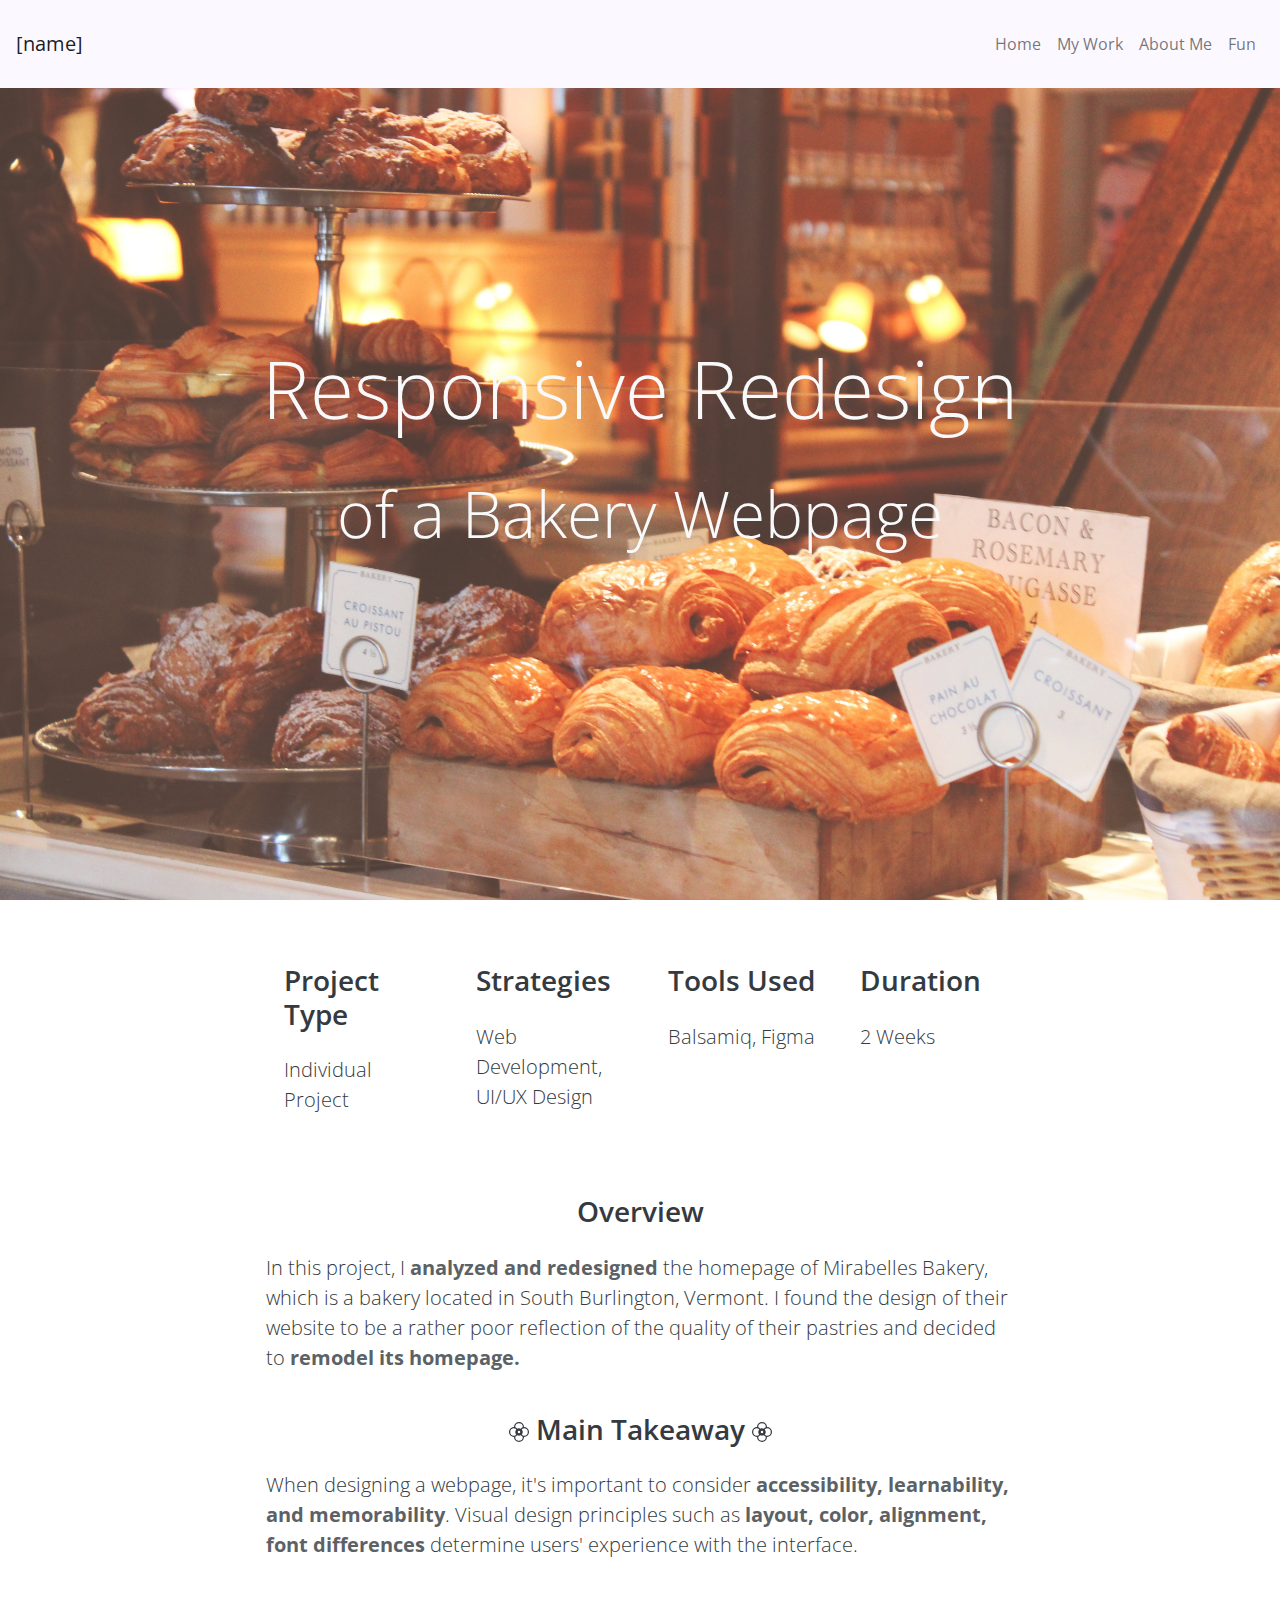
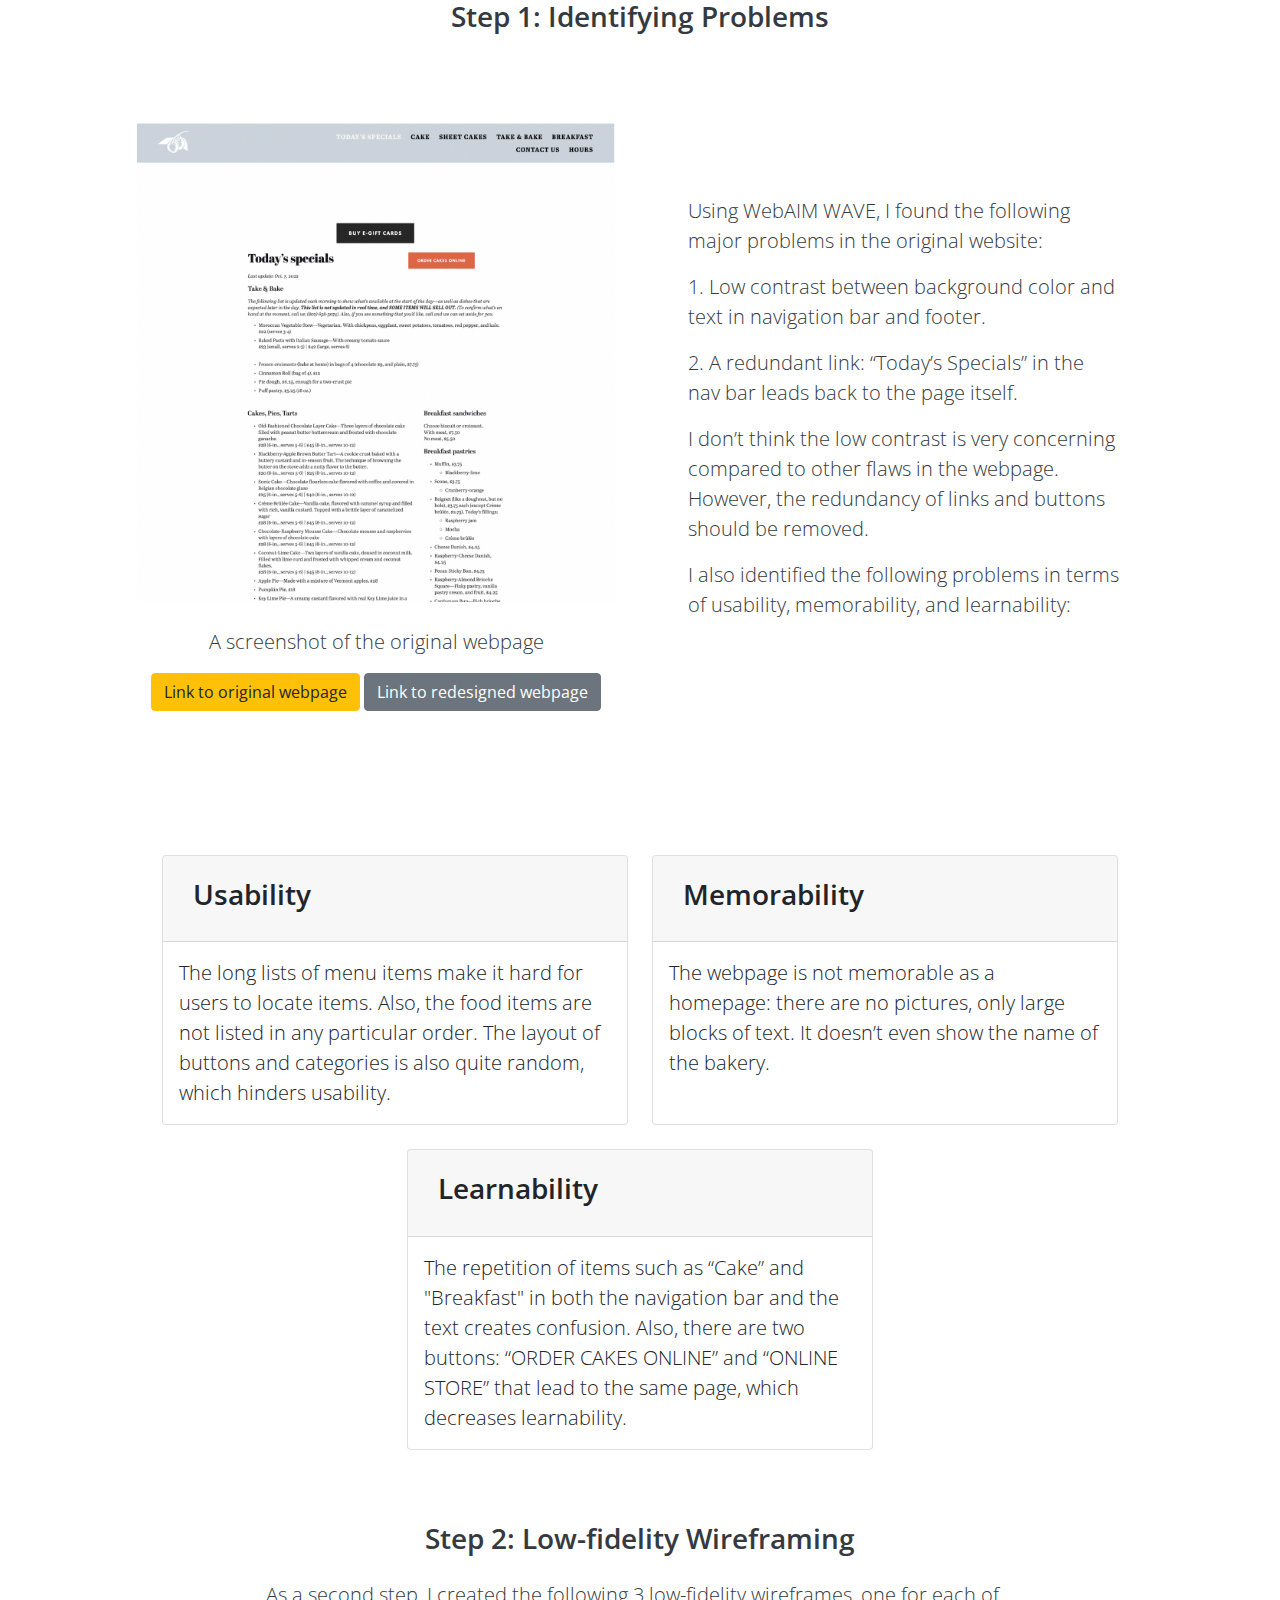
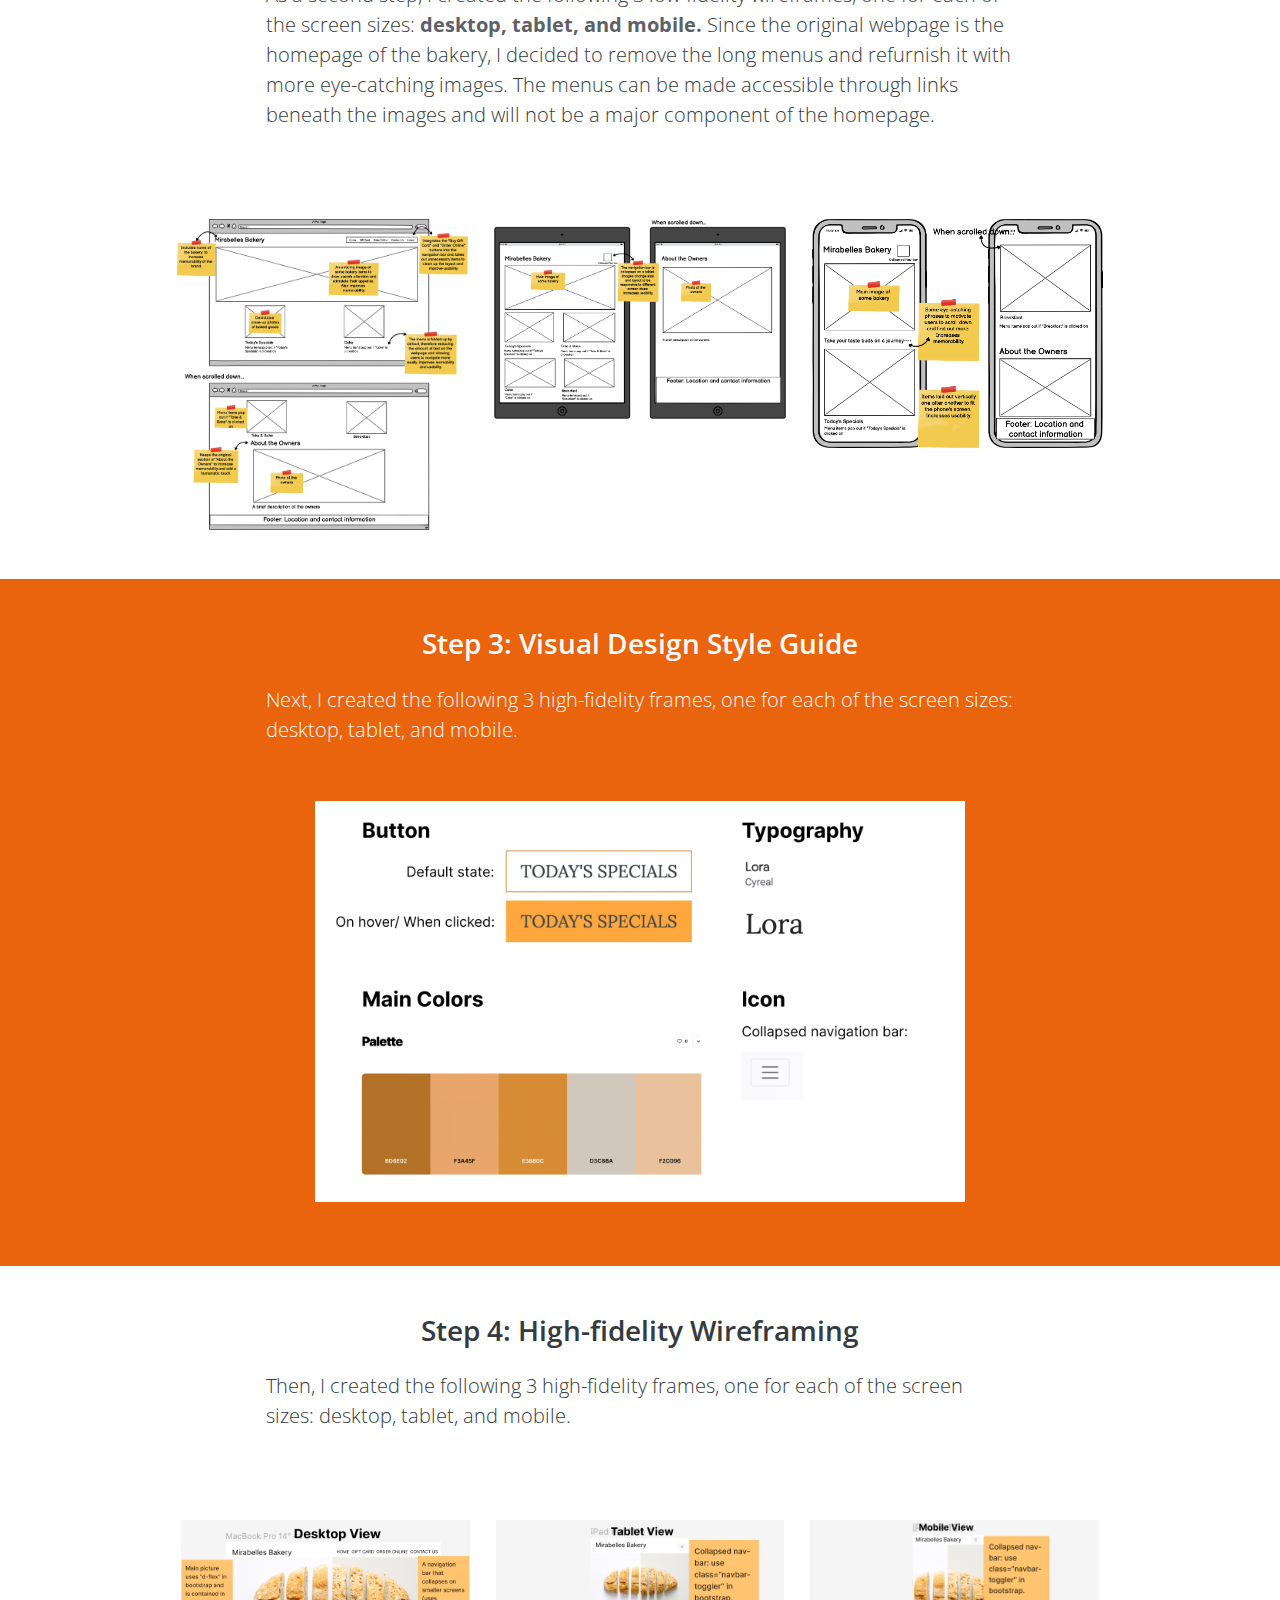
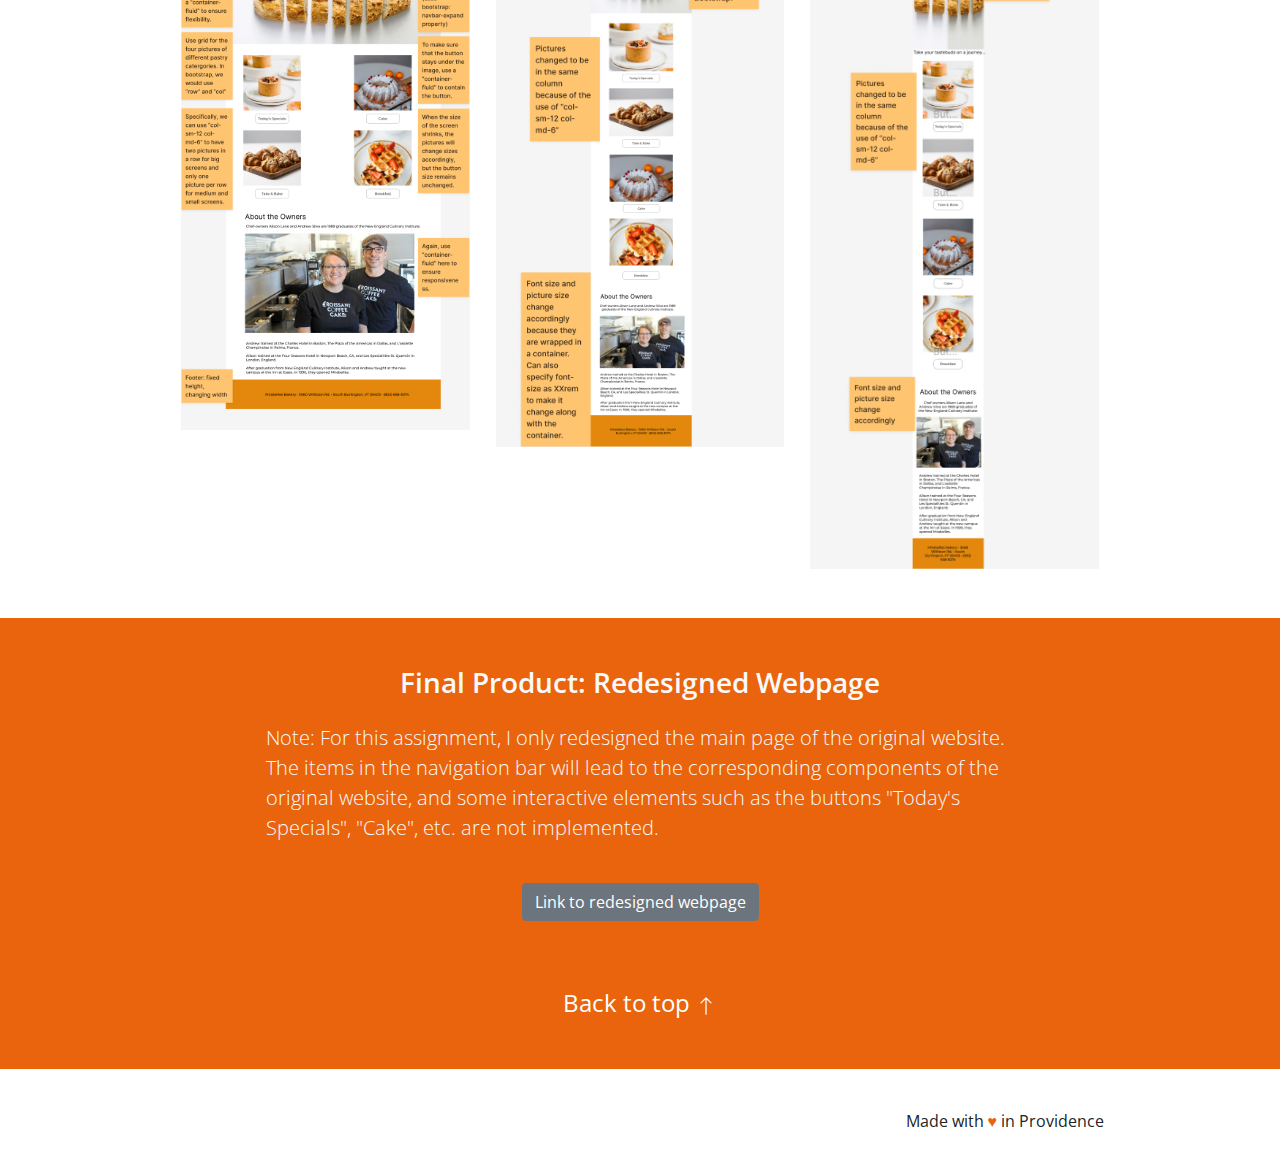
<file: assign2_redesign/index_redesign.html>
<!doctype html>
<html lang="en">
<head>
	<!-- This website is adapted from Jeff's website used in the live coding video and the Bootstrap CSS file. -->
	<!-- Source:  https://sleepcoacher.cs.brown.edu/ -->
	<!-- Source of pictures:  https://www.pexels.com/ -->
<meta charset="utf-8">
<meta name="viewport" content="width=device-width, initial-scale=1">
<link rel="stylesheet" href="css/bootstrap.min.css">
<link rel="stylesheet" href="css/style_redesign.css">
<link rel="stylesheet"
          href="https://fonts.googleapis.com/css2?family=Dekko">
		  <link rel="preconnect" href="https://fonts.googleapis.com">
		  <link rel="preconnect" href="https://fonts.gstatic.com" crossorigin>
		  <link href="https://fonts.googleapis.com/css2?family=Alkalami&family=Nanum+Myeongjo&family=Open+Sans:wght@300&display=swap" rel="stylesheet">
    <style>
      body {
        font-family: 'Open Sans', sans-serif;
        /* font-size: 1.5rem; */
      }
    </style>
	<link rel="preconnect" href="https://fonts.googleapis.com">
	<link rel="preconnect" href="https://fonts.gstatic.com" crossorigin>
	<link href="https://fonts.googleapis.com/css2?family=Alkalami&family=Nanum+Myeongjo&family=Open+Sans:wght@300;600&display=swap" rel="stylesheet">

<title>Responsive Redesign</title>
</head>
<body>

<!-- <nav class="navbar navbar-expand-md navbar-light bg-light">
	<div class="container-fluid">
		<a class="navbar-brand" href="#">Responsive Redesign</a>
		<div class="collapse navbar-collapse">
			<ul class="navbar-nav ml-auto">
				<li class="nav-item"><a class="nav-link" href="#about">Description</a></li>
				<li class="nav-item"><a class="nav-link" href="#results">Problems</a></li>
				<li class="nav-item"><a class="nav-link" href="#low-fi">Low-Fi</a></li>
				<li class="nav-item"><a class="nav-link" href="#style-guide">Style Guide</a></li>
        <li class="nav-item"><a class="nav-link" href="#hi-fi">High-Fi</a></li>
        <li class="nav-item"><a class="nav-link" href="#product">Webpage</a></li>

			</ul>
		</div>
	</div>
</nav> -->
<nav class="navbar navbar-expand-md fixed-top py-4 navbar-light" style="background-color: #fbf8ff;">
	<div class="container-fluid">
		<a class="navbar-brand" href="../index.html">[name]</a>
		<div class="collapse navbar-collapse">
			<ul class="navbar-nav ml-auto">
				<li class="nav-item"><a class="nav-link" href="../index.html#home">Home</a></li>
				<li class="nav-item"><a class="nav-link" href="../index.html#work">My Work</a></li>
				<li class="nav-item"><a class="nav-link" href="../index.html#about">About Me</a></li>
				<li class="nav-item"><a class="nav-link" href="../fun/index_fun.html">Fun</a></li>
				<!-- <li class="nav-item"><a class="nav-link" href="https://drive.google.com/file/d/1zDyK810gYb8030olURNccjmY1YccJVXh/view?usp=sharing" target="_blank">Resume</a></li> -->
			</ul>
		</div>
	</div>
</nav>

<div class="d-flex flex-column justify-content-center align-items-center top-pane">

	<h1 class="text-light text-center display-1" >Responsive Redesign</h1>
  <h1 class="text-light text-center display-3" >of a Bakery Webpage</h1>

</div>

<div id="about" class="container-fluid">
	<div class="row justify-content-center  py-3 py-sm-5 px-3 px-sm-5 mx-xl-5 text-dark">
		
		<div class="col-sm-12 col-md-2 col-lg-2 " style="margin-left: 1rem;">
			<h3>Project Type</h3>
			<p class="lead">Individual Project </p>
		</div>
		<div class="col-sm-12 col-md-2 col-lg-2" style="margin-left: 1rem;">
			<h3>Strategies</h3>
			<p class="lead">Web Development, UI/UX Design </p>
		</div>
		<div class="col-sm-12 col-md-2 col-lg-2" style="margin-left: 1rem;">
			<h3>Tools Used</h3>
			<p class="lead">Balsamiq, Figma </p>
		</div>
		<div class="col-sm-12 col-md-2 col-lg-2" style="margin-left: 1rem;">
			<h3>Duration</h3>
			<p class="lead">2 Weeks </p>
		</div>
		

	</div>
	<div class="d-flex flex-column justify-content-center align-items-center" >
		<h3 class="text-dark" >Overview</h3>
		<p class="lead text-dark lh-base h4" style="margin-left: 3rem; margin-right: 3rem; max-width: 60%;">
			In this project, I <strong>analyzed and redesigned</strong> the homepage of Mirabelles Bakery, which is a bakery located in South Burlington, Vermont.
        I found the design of their website to be a rather poor reflection of the quality of their pastries
        and decided to <strong>remodel its homepage.</strong></p>
		<p></p>

		<h3 class="text-dark" >
			<svg xmlns="http://www.w3.org/2000/svg" width="20" height="20" fill="currentColor" class="bi bi-flower2" viewBox="0 0 16 16">
				<path d="M8 16a4 4 0 0 0 4-4 4 4 0 0 0 0-8 4 4 0 0 0-8 0 4 4 0 1 0 0 8 4 4 0 0 0 4 4zm3-12c0 .073-.01.155-.03.247-.544.241-1.091.638-1.598 1.084A2.987 2.987 0 0 0 8 5c-.494 0-.96.12-1.372.331-.507-.446-1.054-.843-1.597-1.084A1.117 1.117 0 0 1 5 4a3 3 0 0 1 6 0zm-.812 6.052A2.99 2.99 0 0 0 11 8a2.99 2.99 0 0 0-.812-2.052c.215-.18.432-.346.647-.487C11.34 5.131 11.732 5 12 5a3 3 0 1 1 0 6c-.268 0-.66-.13-1.165-.461a6.833 6.833 0 0 1-.647-.487zm-3.56.617a3.001 3.001 0 0 0 2.744 0c.507.446 1.054.842 1.598 1.084.02.091.03.174.03.247a3 3 0 1 1-6 0c0-.073.01-.155.03-.247.544-.242 1.091-.638 1.598-1.084zm-.816-4.721A2.99 2.99 0 0 0 5 8c0 .794.308 1.516.812 2.052a6.83 6.83 0 0 1-.647.487C4.66 10.869 4.268 11 4 11a3 3 0 0 1 0-6c.268 0 .66.13 1.165.461.215.141.432.306.647.487zM8 9a1 1 0 1 1 0-2 1 1 0 0 1 0 2z"/>
			</svg> Main Takeaway <svg xmlns="http://www.w3.org/2000/svg" width="20" height="20" fill="currentColor" class="bi bi-flower2" viewBox="0 0 16 16">
				<path d="M8 16a4 4 0 0 0 4-4 4 4 0 0 0 0-8 4 4 0 0 0-8 0 4 4 0 1 0 0 8 4 4 0 0 0 4 4zm3-12c0 .073-.01.155-.03.247-.544.241-1.091.638-1.598 1.084A2.987 2.987 0 0 0 8 5c-.494 0-.96.12-1.372.331-.507-.446-1.054-.843-1.597-1.084A1.117 1.117 0 0 1 5 4a3 3 0 0 1 6 0zm-.812 6.052A2.99 2.99 0 0 0 11 8a2.99 2.99 0 0 0-.812-2.052c.215-.18.432-.346.647-.487C11.34 5.131 11.732 5 12 5a3 3 0 1 1 0 6c-.268 0-.66-.13-1.165-.461a6.833 6.833 0 0 1-.647-.487zm-3.56.617a3.001 3.001 0 0 0 2.744 0c.507.446 1.054.842 1.598 1.084.02.091.03.174.03.247a3 3 0 1 1-6 0c0-.073.01-.155.03-.247.544-.242 1.091-.638 1.598-1.084zm-.816-4.721A2.99 2.99 0 0 0 5 8c0 .794.308 1.516.812 2.052a6.83 6.83 0 0 1-.647.487C4.66 10.869 4.268 11 4 11a3 3 0 0 1 0-6c.268 0 .66.13 1.165.461.215.141.432.306.647.487zM8 9a1 1 0 1 1 0-2 1 1 0 0 1 0 2z"/>
			</svg>
		</h3>
		<p class="lead text-dark lh-base h4" style="margin-left: 3rem; margin-right: 3rem; max-width: 60%;">
			When designing a webpage, it's important to consider <strong>accessibility, learnability, and memorability</strong>. 
			Visual design principles such as <strong>layout, color, alignment, font differences</strong> determine users' experience with the interface. 
		<p></p>

	</div>
	<div class="d-flex flex-column justify-content-center align-items-center" >
		<h3 class="text-dark text-center">Step 1: Identifying Problems</h3>
		<p></p>
	</div>

	<div class="row align-items-center py-3 py-sm-5 px-3 px-sm-5 mx-xl-5 text-dark">
		<div class="col-sm-12 col-md-6 col-lg-6 pb-3 pb-sm-5 order-md-4 px-4 text-center ">
			<img class="border border-white" src="original_webpage.png" alt="screenshot of original webpage" style="width: 100%">
      <p class="lead pt-4">A screenshot of the original webpage</p>
      <a href="http://www.mirabellesbakery.com/" class="btn btn-warning stretched-link">Link to original webpage</a>
      <a href="index1.html" class="btn btn-secondary stretched-link">Link to redesigned webpage</a>
		</div>
		<div class="col-sm-12 col-md-6 col-lg-6 px-3 px-sm-5 pb-3 pb-sm-5 order-md-4" >
			
			<p class="lead">Using WebAIM WAVE, I found the following major problems in the original website:</p>
      <p class="lead">1. Low contrast between background color and text in navigation bar and footer.</p>
      <p class="lead">2. A redundant link: “Today’s Specials” in the nav bar leads back to the page itself.</p>
      <p class="lead">I don’t think the low contrast is very concerning compared to other flaws in the webpage. However, the redundancy of links and buttons should be removed.</p>
      <p class="lead">I also identified the following problems in terms of usability, memorability, and learnability:</p>

    </div>

	</div>
</div>

<div id="results" class="container-fluid dream">
	<div class="row px-md-3 px-lg-5 pt-3 pt-md-5 justify-content-center">
		<div class="col-md-4 col-xl-5 col-xxl-4 mb-4">
			<div class="card h-100">
				<div class="card-header">
					<h3 style="padding:.5em">Usability</h3>
				</div>
				<div class="card-body lead">
					<p class="card-text">The long lists of menu items make it hard for users to locate items. Also, the food items are not listed in any particular order.
            The layout of buttons and categories is also quite random, which hinders usability. </p>
				</div>
			</div>
		</div>
		<div class="col-md-4 col-xl-5 col-xxl-4 mb-4">
			<div class="card h-100">
				<div class="card-header">
					<h3 style="padding:.5em">Memorability</h3>
				</div>
				<div class="card-body lead">
					<p class="card-text"> The webpage is not memorable as a homepage: there are no pictures, only large blocks of text.
            It doesn’t even show the name of the bakery.</p>
				</div>
			</div>
		</div>
    <div class="col-md-4 col-xl-5 col-xxl-4 mb-4">
			<div class="card h-100">
				<div class="card-header">
					<h3 style="padding:.5em">Learnability</h3>
				</div>
				<div class="card-body lead">
					<p class="card-text" > The repetition of items such as “Cake” and "Breakfast" in both the navigation bar
            and the text creates confusion. Also, there are two buttons: “ORDER CAKES ONLINE” and “ONLINE STORE”
            that lead to the same page, which decreases learnability.  </p>
				</div>
			</div>
		</div>
	</div>
</div>

<div id="low-fi" class="container-fluid bg-white">
	<div class="d-flex flex-column justify-content-center align-items-center" >
		<p></p>
		<p></p>
		<h3 class="text-dark" >Step 2: Low-fidelity Wireframing</h3>
		<p class="lead text-dark lh-base h4" style="margin-left: 3rem; margin-right: 3rem; max-width: 60%;">
			As a second step, I created the following 3 low-fidelity wireframes,
         one for each of the screen sizes: <strong>desktop, tablet, and mobile.</strong>
         Since the original webpage is the homepage of the bakery, I decided to remove the long menus and refurnish it with
         more eye-catching images. The menus can be made accessible through links beneath the images and will not be a
         major component of the homepage.</p>
		<p></p>
		<p></p>
	</div>
	<div class="container">
		
		<div class="row pt-3 pt-md-5 justify-content-center text-center">
			<div class="text-center col-sm-12 col-md-6 col-lg-4 pb-3 pb-sm-5">
				<img class="border border-white" src="wireframe1.png" alt="first wireframe" style="width: 100%;">
			</div>
		<div class="text-center col-sm-12 col-md-6 col-lg-4 pb-3 pb-sm-5">
				<img class="border border-white" src="wireframe2.png" alt="second wireframe" style="width: 100%;">
			</div>
		<div class="text-center col-sm-12 col-md-6 col-lg-4 pb-3 pb-sm-5">
				<img class="border border-white" src="wireframe3.png" alt="thrid wireframe" style="width: 100%;">
			</div>
		</div>
	</div>
</div>

<div id="style-guide" class="container-fluid visual pb-5">
	<div class="d-flex flex-column justify-content-center align-items-center" >
		<p></p>
		<p></p>
		<h3 class="text-light" >Step 3: Visual Design Style Guide</h3>
		<p class="lead text-light lh-base h4" style="margin-left: 3rem; margin-right: 3rem; max-width: 60%;">
			Next, I created the following 3 high-fidelity frames,
           one for each of the screen sizes: desktop, tablet, and mobile.</p>
		<p></p>
		<p></p>
	</div>
	<div class="container text-light text-center pb-6">
		
		<img class="py-3 " src="style.png" alt="Visual Design Style Guide" style="width: 70%;">

	</div>
</div>

<div id="hi-fi" class="container-fluid bg-white">
	<div class="d-flex flex-column justify-content-center align-items-center" >
		<p></p>
		<p></p>
		<h3 class="text-dark" >Step 4: High-fidelity Wireframing</h3>
		<p class="lead text-dark lh-base h4" style="margin-left: 3rem; margin-right: 3rem; max-width: 60%;">
			Then, I created the following 3 high-fidelity frames,
           one for each of the screen sizes: desktop, tablet, and mobile.</p>
		<p></p>
		<p></p>
	</div>

  	<div class="container">
  		
      <div class="row px-md-1 pt-3 pt-md-5 justify-content-center text-center">
    		<div class="col-sm-12 col-md-6 col-lg-4 pb-3 pb-sm-5">
    			<img class="border border-white" src="hifi_desktop.png" alt="first wireframe" style="width: 100%;">
    		</div>
        <div class="col-sm-12 col-md-6 col-lg-4 pb-3 pb-sm-5">
    			<img class="border border-white" src="hifi_tablet.png" alt="second wireframe" style="width: 100%;">
    		</div>
        <div class="col-sm-12 col-md-6 col-lg-4 pb-3 pb-sm-5">
    			<img class="border border-white" src="hifi_mobile.png" alt="thrid wireframe" style="width: 100%;">
    		</div>
  	 </div>
  </div>
</div>

<div id="product" class="container-fluid visual pb-5">
	<div class="d-flex flex-column justify-content-center align-items-center" >
		<p></p>
		<p></p>
		<h3 class="text-light" >Final Product: Redesigned Webpage</h3>
		<p class="lead text-light lh-base h4" style="margin-left: 3rem; margin-right: 3rem; max-width: 60%;">
			Note: For this assignment, I only redesigned the main page of the original website.
      The items in the navigation bar will lead to the corresponding components of the original website,
    and some interactive elements such as the buttons "Today's Specials", "Cake", etc. are not implemented.</p>
		<p></p>
		<p></p>
	</div>
	<div class="container text-light text-center pb-6">
		
		<a href="index1.html" class="btn btn-secondary stretched-link">Link to redesigned webpage</a>

	</div>

	<div class="container text-dark text-center" style="margin-top: 4rem; max-width: 60%;">
		<a class="text-decoration-none" href="#top" style="color: #fff; font-size: 1.5rem;">Back to top 
			<svg xmlns="http://www.w3.org/2000/svg" width="20" height="20" fill="currentColor" class="bi bi-arrow-up" viewBox="0 0 16 16">
				<path fill-rule="evenodd" d="M8 15a.5.5 0 0 0 .5-.5V2.707l3.146 3.147a.5.5 0 0 0 .708-.708l-4-4a.5.5 0 0 0-.708 0l-4 4a.5.5 0 1 0 .708.708L7.5 2.707V14.5a.5.5 0 0 0 .5.5z"/>
			  </svg></i>
		</a>
	</div>
</div>


<footer class="bg-white py-3">
	<div class="container text-right">
		<p class="mb-0"><br>
			Made with <font color="#E9640C">&#9829;</font> in Providence</p>
	</div>
</footer>

</body>
</html>
</file>
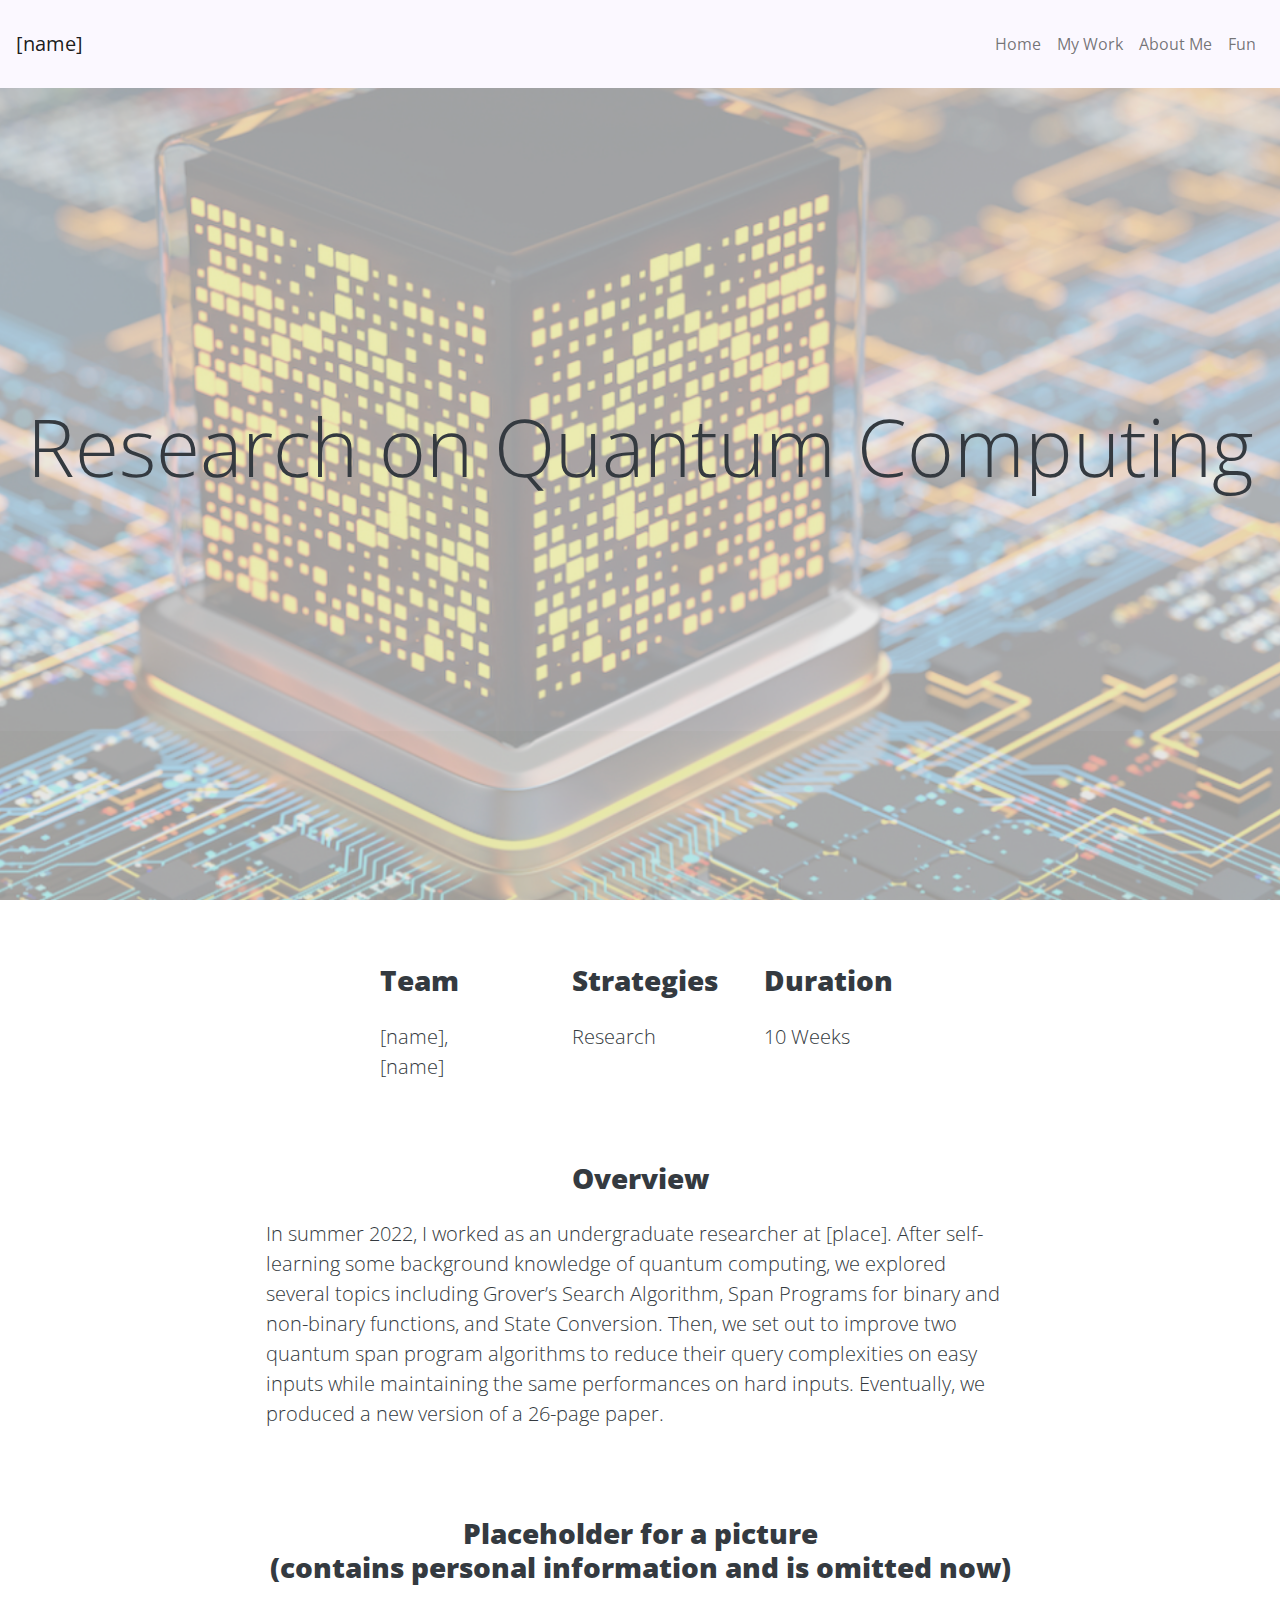
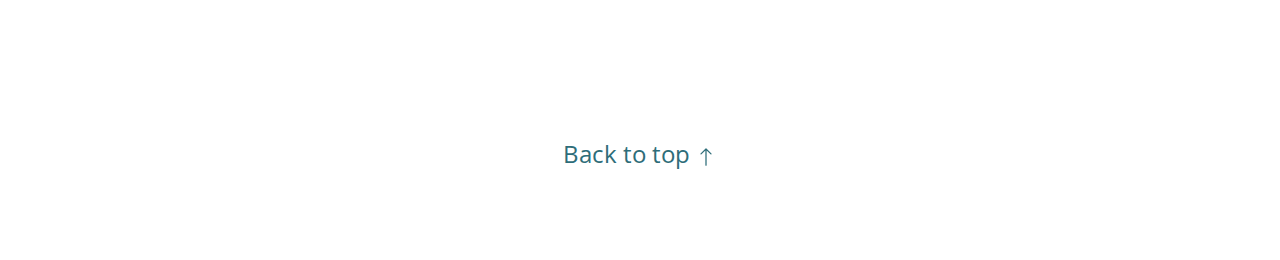
<file: quantum/index_quantum.html>
<!doctype html>
<html lang="en">
<head>
	<!-- This website is adapted from Jeff's website used in the live coding video and the Bootstrap CSS file. -->
	<!-- Source:  https://sleepcoacher.cs.brown.edu/ -->
	<!-- Source of pictures:  https://www.pexels.com/
		https://www.livescience.com/quantum-computing

	 -->
<meta charset="utf-8">
<meta name="viewport" content="width=device-width, initial-scale=1">
<link rel="stylesheet" href="css/bootstrap.min.css">
<link rel="stylesheet" href="css/style_quantum.css">
<link rel="stylesheet"
          href="https://fonts.googleapis.com/css2?family=Dekko">
		  <link rel="preconnect" href="https://fonts.googleapis.com">
		  <link rel="preconnect" href="https://fonts.gstatic.com" crossorigin>
		  <link href="https://fonts.googleapis.com/css2?family=Alkalami&family=Nanum+Myeongjo&family=Open+Sans:wght@300&display=swap" rel="stylesheet">
    <style>
      body {
        font-family: 'Open Sans', sans-serif;
        /* font-size: 1.5rem; */
      }
    </style>
	<link rel="preconnect" href="https://fonts.googleapis.com">
	<link rel="preconnect" href="https://fonts.gstatic.com" crossorigin>
	<link href="https://fonts.googleapis.com/css2?family=Alkalami&family=Nanum+Myeongjo&family=Open+Sans:wght@300;600&display=swap" rel="stylesheet">

<title>Quantum</title>
</head>
<body>

<nav class="navbar navbar-expand-md fixed-top py-4 navbar-light" style="background-color: #fbf8ff;">
	<div class="container-fluid">
		<a class="navbar-brand" href="../index.html">[name]</a>
		<div class="collapse navbar-collapse">
			<ul class="navbar-nav ml-auto">
				<li class="nav-item"><a class="nav-link" href="../index.html">Home</a></li>
				<li class="nav-item"><a class="nav-link" href="../index.html#work">My Work</a></li>
				<li class="nav-item"><a class="nav-link" href="../index.html#about">About Me</a></li>
				<li class="nav-item"><a class="nav-link" href="../fun/index_fun.html">Fun</a></li>
				<!-- <li class="nav-item"><a class="nav-link" href="https://drive.google.com/file/d/1zDyK810gYb8030olURNccjmY1YccJVXh/view?usp=sharing" target="_blank">Resume</a></li> -->
			

			</ul>
		</div>
	</div>
</nav>

<div class="d-flex flex-column justify-content-center align-items-center top-pane ">

	<h1 class="text-dark text-center display-1 opacity-5" >Research on Quantum Computing</h1>

</div>

<div id="about" class="container-fluid">
	<div class="row justify-content-center  py-3 py-sm-5 px-3 px-sm-5 mx-xl-5 text-dark">
		
		<div class="col-sm-12 col-md-2 col-lg-2 " style="margin-left: 1rem;">
			<h3>Team</h3>
			<!-- <p class="lead">Shelby Kimmel, <br/>Da-Yeon Koh </p> -->
			<p class="lead">[name], <br/>[name] </p>
		</div>
		<div class="col-sm-12 col-md-2 col-lg-2" style="margin-left: 1rem;">
			<h3>Strategies</h3>
			<p class="lead">Research </p>
		</div>
		
		<div class="col-sm-12 col-md-2 col-lg-2" style="margin-left: 1rem;">
			<h3>Duration</h3>
			<p class="lead">10 Weeks </p>
		</div>
		

	</div>
	<div class="d-flex flex-column justify-content-center align-items-center" >
		<h3 class="text-dark" >Overview</h3>
		<p class="lead text-dark lh-base h4" style="margin-left: 3rem; margin-right: 3rem; max-width: 60%;">
			In summer 2022, I worked as an undergraduate researcher 
			<!-- at Middlebury College with Professor Shelby Kimmel and a fellow student Da-Yeon Koh. -->
			at [place].
			After self-learning some background knowledge of quantum computing, we explored several topics including Grover’s Search Algorithm, 
			Span Programs for binary and non-binary functions, and State Conversion. 
			Then, we set out to improve two quantum span program algorithms to reduce their query complexities on easy inputs 
			while maintaining the same performances on hard inputs. 
			Eventually, we produced a new version of a 26-page paper.

		<p></p>
	</div>
	

	<div class="row align-items-center py-3 py-sm-5 px-3 px-sm-5 mx-xl-5 text-dark">
		<div class="col-sm-12 col-md-12 col-lg-12 pb-3 pb-sm-5 order-md-4 px-4 text-center ">
			<!-- <img class="border border-white" src="poster.jpeg" alt="picture of research poster" style="width: 70%"> -->
			<h3>Placeholder for a picture <br/>(contains personal information and is omitted now)</h3>
			<!-- <p class="lead pt-4">Webpage Preview</p> -->
		</div>
	</div>

	<div class="container text-dark text-center" style="margin-top: 2rem; padding-bottom: 2rem; max-width: 60%;">
		<a class="text-decoration-none" href="#top" style="color: #2e6d79; font-size: 1.5rem;">Back to top 
			<svg xmlns="http://www.w3.org/2000/svg" width="20" height="20" fill="currentColor" class="bi bi-arrow-up" viewBox="0 0 16 16">
				<path fill-rule="evenodd" d="M8 15a.5.5 0 0 0 .5-.5V2.707l3.146 3.147a.5.5 0 0 0 .708-.708l-4-4a.5.5 0 0 0-.708 0l-4 4a.5.5 0 1 0 .708.708L7.5 2.707V14.5a.5.5 0 0 0 .5.5z"/>
			  </svg></i>
		</a>
	</div>
</div>






<footer class="bg-white py-3">
	<div class="container text-right">
		<p class="mb-0"><br>
			<!-- Made with <font color="#E9640C">&#9829;</font> in Providence</p> -->
	</div>
</footer>

</body>
</html>
</file>
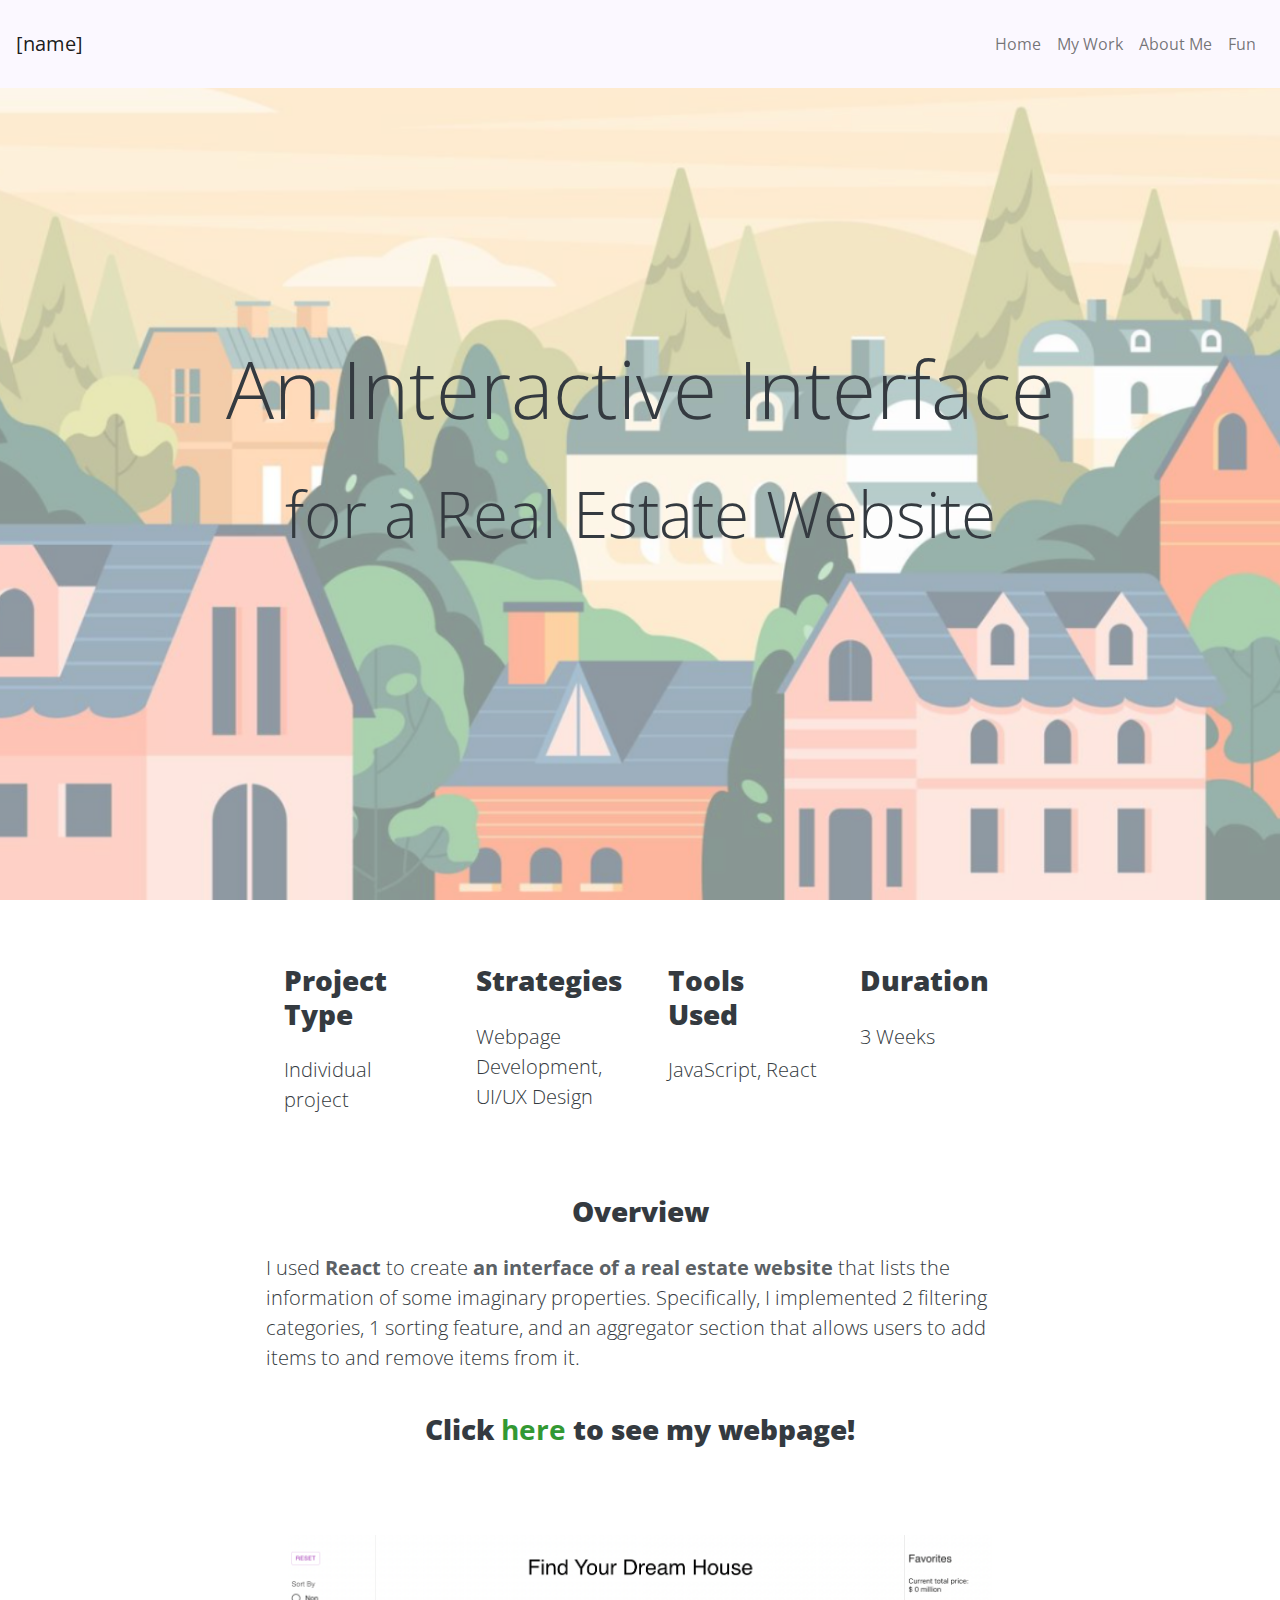
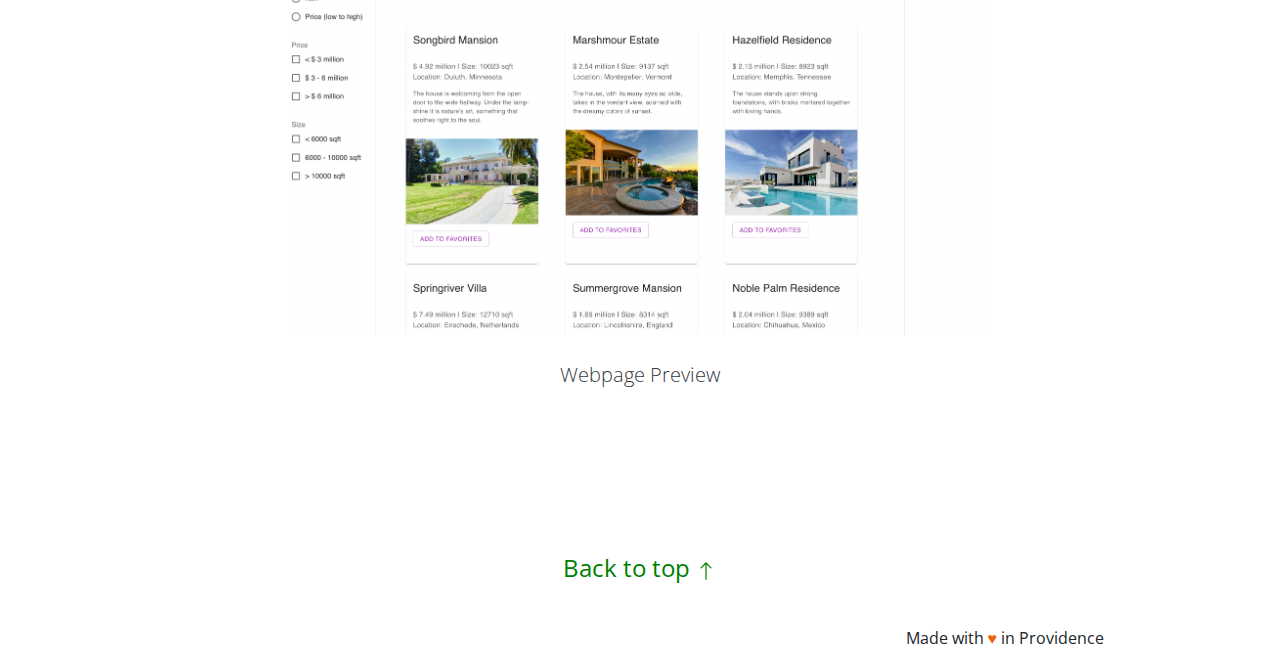
<file: react_dev/index_dev.html>
<!doctype html>
<html lang="en">
<head>
	<!-- This website is adapted from Jeff's website used in the live coding video and the Bootstrap CSS file. -->
	<!-- Source:  https://sleepcoacher.cs.brown.edu/ -->
	<!-- Source of pictures:  https://www.pexels.com/
		https://www.vecteezy.com/vector-art/1978284-flat-house-on-the-hill-landscape-background

	 -->
<meta charset="utf-8">
<meta name="viewport" content="width=device-width, initial-scale=1">
<link rel="stylesheet" href="css/bootstrap.min.css">
<link rel="stylesheet" href="css/style_dev.css">
<link rel="stylesheet"
          href="https://fonts.googleapis.com/css2?family=Dekko">
		  <link rel="preconnect" href="https://fonts.googleapis.com">
		  <link rel="preconnect" href="https://fonts.gstatic.com" crossorigin>
		  <link href="https://fonts.googleapis.com/css2?family=Alkalami&family=Nanum+Myeongjo&family=Open+Sans:wght@300&display=swap" rel="stylesheet">
    <style>
      body {
        font-family: 'Open Sans', sans-serif;
        /* font-size: 1.5rem; */
      }
    </style>
	<link rel="preconnect" href="https://fonts.googleapis.com">
	<link rel="preconnect" href="https://fonts.gstatic.com" crossorigin>
	<link href="https://fonts.googleapis.com/css2?family=Alkalami&family=Nanum+Myeongjo&family=Open+Sans:wght@300;600&display=swap" rel="stylesheet">

<title>WebDev</title>
</head>
<body>

	<nav class="navbar navbar-expand-md fixed-top py-4 navbar-light" style="background-color: #fbf8ff;">
		<div class="container-fluid">
			<a class="navbar-brand" href="../index.html">[name]</a>
			<div class="collapse navbar-collapse">
				<ul class="navbar-nav ml-auto">
					<li class="nav-item"><a class="nav-link" href="../index.html#home">Home</a></li>
					<li class="nav-item"><a class="nav-link" href="../index.html#work">My Work</a></li>
					<li class="nav-item"><a class="nav-link" href="../index.html#about">About Me</a></li>
					<li class="nav-item"><a class="nav-link" href="../fun/index_fun.html">Fun</a></li>
					<!-- <li class="nav-item"><a class="nav-link" href="https://drive.google.com/file/d/1zDyK810gYb8030olURNccjmY1YccJVXh/view?usp=sharing" target="_blank">Resume</a></li> -->
				</ul>
			</div>
		</div>
	</nav>

<div class="d-flex flex-column justify-content-center align-items-center top-pane ">

	<h1 class="text-dark text-center display-1 opacity-5" >An Interactive Interface</h1>
  <h1 class="text-dark text-center display-3 opacity-5" >for a Real Estate Website</h1>

</div>

<div id="about" class="container-fluid">
	<div class="row justify-content-center  py-3 py-sm-5 px-3 px-sm-5 mx-xl-5 text-dark">
		
		<div class="col-sm-12 col-md-2 col-lg-2 " style="margin-left: 1rem;">
			<h3>Project Type</h3>
			<p class="lead">Individual project </p>
		</div>
		<div class="col-sm-12 col-md-2 col-lg-2" style="margin-left: 1rem;">
			<h3>Strategies</h3>
			<p class="lead">Webpage Development, <br/> UI/UX Design </p>
		</div>
		<div class="col-sm-12 col-md-2 col-lg-2" style="margin-left: 1rem;">
			<h3>Tools Used</h3>
			<p class="lead">JavaScript, React</p>
		</div>
		<div class="col-sm-12 col-md-2 col-lg-2" style="margin-left: 1rem;">
			<h3>Duration</h3>
			<p class="lead">3 Weeks </p>
		</div>
		

	</div>
	<div class="d-flex flex-column justify-content-center align-items-center" >
		<h3 class="text-dark" >Overview</h3>
		<p class="lead text-dark lh-base h4" style="margin-left: 3rem; margin-right: 3rem; max-width: 60%;">
			I used <strong>React</strong> to create <strong>an interface of a real estate website </strong> that lists the information of some imaginary properties. 
			Specifically, I implemented 2 filtering categories, 1 sorting feature, and an aggregator section 
			that allows users to add items to and remove items from it.</p>
		<p></p>
	</div>
	<div class="d-flex flex-column justify-content-center align-items-center" >
		<a href="https://ubiquitousplatypus778.github.io/react-dev/ " target="_blank" class="stretched-link text-decoration-none" style="color:#000000">

		<h3 class="text-dark text-center">Click <strong style="color: green;">here</strong> to see my webpage!</h3>
		</a>
		<p></p>
	</div>

	<div class="row align-items-center py-3 py-sm-5 px-3 px-sm-5 mx-xl-5 text-dark">
		<div class="col-sm-12 col-md-12 col-lg-12 pb-3 pb-sm-5 order-md-4 px-4 text-center ">
			<img class="border border-white" src="preview.png" alt="screenshot of original webpage" style="width: 70%">
			<p class="lead pt-4">Webpage Preview</p>
		</div>
	</div>

	<div class="container text-dark text-center" style="margin-top: 3rem; max-width: 60%;">
		<a class="text-decoration-none" href="#top" style="color: green; font-size: 1.5rem;">Back to top 
			<svg xmlns="http://www.w3.org/2000/svg" width="20" height="20" fill="currentColor" class="bi bi-arrow-up" viewBox="0 0 16 16">
				<path fill-rule="evenodd" d="M8 15a.5.5 0 0 0 .5-.5V2.707l3.146 3.147a.5.5 0 0 0 .708-.708l-4-4a.5.5 0 0 0-.708 0l-4 4a.5.5 0 1 0 .708.708L7.5 2.707V14.5a.5.5 0 0 0 .5.5z"/>
			  </svg></i>
		</a>
	</div>
</div>






<footer class="bg-white py-3">
	<div class="container text-right">
		<p class="mb-0"><br>
			Made with <font color="#E9640C">&#9829;</font> in Providence</p>
	</div>
</footer>

</body>
</html>
</file>
<file: css/style_main.css>
/*
* Source of arrow:  https://codepen.io/jurbank/pen/WZovGE
* 
*/
#bottom {
	position: absolute;
	bottom: 0;
}
.title-word {
  animation: color-animation 4s linear infinite;
}

.title-word-1 {
  --color-1: #f36010;
  --color-2: #3D8DAE;
  --color-3: #e8716f;
}

.title-word-2 {
  --color-1: #DBAD4A;
  --color-2: #7aa29d;
  --color-3: #77197c;
}

.title-word-3 {
  --color-1: #ACCFCB;
  --color-2: #E4A9A8;
  --color-3: #ACCFCB;
}

.title-word-4 {
  --color-1: #3D8DAE;
  --color-2: #DF8453;
  --color-3: #E4A9A8;
}

@keyframes color-animation {
  0%    {color: var(--color-1)}
  32%   {color: var(--color-1)}
  33%   {color: var(--color-2)}
  65%   {color: var(--color-2)}
  66%   {color: var(--color-3)}
  99%   {color: var(--color-3)}
  100%  {color: var(--color-1)}
}


.typing {
    position: relative;
    /* -webkit-box-reflect: below 1px linear-gradient(transparent, #3333); */
}

.typing h2 {
    position: relative;
    color: #000000;
    letter-spacing: 5px;
	white-space: nowrap;
    font-size: 5rem;
    overflow: hidden;
    margin-bottom: 0;
    animation: type 5s steps(11) ;
}

@keyframes type {
    0% {
		width: 0px;
	}
    30% {
		width: 30%;
	}
    60% {
        /* width: 394.09px; */
		width: 60%;
    }
	100% {
        width: 1200px;
    }
}

@media(max-width: 800px) {
    .typing h2 {
        font-size: 4rem;
        animation: type 5s steps(0) ;
    }
	@keyframes type {
		0% {
			width: 0px;
		}
		30% {
			width: 30%;
		}
		60% {
			/* width: 394.09px; */
			width: 60%;
		}
		100% {
			width: 1200px;
		}
	}
}
@media(max-width: 600px) {
    .typing h2 {
        font-size: 3rem;
        animation: type 5s steps(0) ;
    }
	@keyframes type {
		0% {
			width: 0px;
		}
		30% {
			width: 30%;
		}
		60% {
			/* width: 394.09px; */
			width: 60%;
		}
		100% {
			width: 1200px;
		}
	}
}
@media(max-width: 473px) {
    .typing h2 {
        font-size: 2rem;
        animation: type 5s steps(0) ;
    }
	@keyframes type {
		0% {
			width: 0px;
		}
		30% {
			width: 30%;
		}
		60% {
			/* width: 394.09px; */
			width: 60%;
		}
		100% {
			width: 1200px;
		}
	}
}
@media(max-width: 371px) {
    .typing h2 {
        font-size: 1.5rem;
        animation: type 5s steps(0) ;
    }
	@keyframes type {
		0% {
			width: 0px;
		}
		30% {
			width: 30%;
		}
		60% {
			/* width: 394.09px; */
			width: 60%;
		}
		100% {
			width: 1200px;
		}
	}
}


body {
	/*font-family: "Papyrus", "Courier New", fantasy;*/
	background-color: #fbf8ff;
}

strong {
    font-weight: bold;
    opacity: 0.8;
}

h1,
h2,
h3,
h4 {
	padding-bottom: 1rem;
	padding-top: 1rem;
	font-family: 'Open Sans', sans-serif;
	font-weight: 1000;
}

h5 {
	font-family: 'Open Sans', sans-serif;
	font-weight: 1000;
}

h6 {
	font-size: 1.5rem;
}
h4 {
	padding-top: 2rem;
}
.card{
    border-radius: 4px;
    background: #fbf8ff;
    box-shadow: 0 6px 10px rgba(0,0,0,.08), 0 0 6px rgba(0,0,0,.05);
    transition: .3s transform cubic-bezier(.155,1.105,.295,1.12),.3s box-shadow,.3s -webkit-transform cubic-bezier(.155,1.105,.295,1.12);
  	/* padding: 14px 80px 18px 36px; */
  	cursor: pointer;
}
.card:hover{
	transform: scale(1.05);
 	box-shadow: 0 10px 20px rgba(0,0,0,.12), 0 4px 8px rgba(0,0,0,.06);
}
.card-img-top {
    width: 100%;
    
    object-fit: cover;
}

.btn:focus,
.btn:hover {
	filter: brightness(120%);
}

.nav-item:focus,
.nav-item:hover {
	filter: brightness(120%);
}

.btn-lg {
	background-color: #2e6d79;
	margin: 2rem 0;
}

.dream {
	background: url(../bg2.jpg) center fixed;
	background-size: cover;
}

.top-pane {
	background:  center fixed;
	background-size: cover;
	height: calc(100vh - 60px);
}

.visual {
	background: center fixed;
	background-color: #E9640C;
	background-size: cover;
}

/* .arrow,
.arrow:before {
  position: absolute;
  left: 50%;
}
.arrow {
  width: 40px;
  height: 40px;
  top: 50%;
  margin: -20px 0 0 -20px;
  -webkit-transform: rotate(45deg);
  border-left: none;
  border-top: none;
  border-right: 2px #fff solid;
  border-bottom: 2px #fff solid;
}
  
.arrow:before {
  content: '';
  width: 20px;
  height: 20px;
  top: 50%;
  margin: -10px 0 0 -10px;
  border-left: none;
  border-top: none;
  border-right: 1px #fff solid;
  border-bottom: 1px #fff solid;
  animation-duration: 2s;
  animation-iteration-count: infinite;
  animation-name: arrow;
}
@keyframes arrow {
  0% {
    opacity: 1;
  }
  100% {
    opacity: 0;
    transform: translate(-10px, -10px);
  }
} */

.paper-link {
	text-decoration: none;
	color: #2e6d79;
}

.app-link {
	text-decoration: none;
	color: lightgray;
}

.container {
	max-width: 960px;
}

.article-entry {
	align-items: center;
}

.article-entry p {
	margin: 1rem 0;
}

.food-item {
	width: 30rem;
	height: 30rem;
	object-fit: cover;
}

.nav-link {
	font-size: 1rem;
}


h5 a {
	text-decoration: none;
	color: white;
}

.arrows {
	width: 60px;
	height: 72px;
	position: absolute;
	left: 50%;
	margin-left: -30px;
	bottom: 20px;
}

.arrows path {
	stroke: #000;
	fill: transparent;
	stroke-width: 1px;	
	animation: arrow 2s infinite;
	-webkit-animation: arrow 2s infinite; 
}

@keyframes arrow
{
0% {opacity:0}
40% {opacity:1}
80% {opacity:0}
100% {opacity:0}
}

@-webkit-keyframes arrow /*Safari and Chrome*/
{
0% {opacity:0}
40% {opacity:1}
80% {opacity:0}
100% {opacity:0}
}

.arrows path.a1 {
	animation-delay:-1s;
	-webkit-animation-delay:-1s; /* Safari 和 Chrome */
}

.arrows path.a2 {
	animation-delay:-0.5s;
	-webkit-animation-delay:-0.5s; /* Safari 和 Chrome */
}

.arrows path.a3 {	
	animation-delay:0s;
	-webkit-animation-delay:0s; /* Safari 和 Chrome */
}
</file>
<file: assign1_personas1/css/style.css>
/*
* This website is adapted from Jeff's website used in the live coding video and the Bootstrap CSS file.
* Source:  https://sleepcoacher.cs.brown.edu/
*/




body {
	font-family: 'Open Sans', sans-serif;
	/* background-color: #064490; */
	background-color: #ffffff;
}

strong {
    font-weight: bold;
    opacity: 0.8;
}

h1,
h2,
h3,
h4 {
	padding-bottom: 1rem;
	padding-top: 1rem;
	font-family: 'Open Sans', sans-serif;
	
	font-weight: 1000;
}
h6 {
	font-size: 4rem;
}

h4 {
	padding-top: 2rem;
}

.btn:focus,
.btn:hover {
	filter: brightness(120%);
}

.btn-lg {
	background-color: #2e6d79;
	margin: 2rem 0;
}

.dream {
	background: url(../images/toast.jpeg) center fixed;
	background-size: cover;
}

.top-pane {
	background: url(../images/toast.jpeg) center fixed;
	background-size: cover;
	height: calc(100vh );
}

.row { /* temporary, should be fixed in https://github.com/twbs/bootstrap/pull/31649/commits/1ee994700443fc65134de32a0be89ab1e49ad01e */
	--bs-gutter-x: 2rem;
}

.paper-link {
	text-decoration: none;
	color: #2e6d79;
}

.app-link {
	text-decoration: none;
	color: lightgray;
}

.container {
	max-width: 960px;
}

.article-entry {
	align-items: center;
}

.article-entry p {
	margin: 1rem 0;
}

.headshot {
	border: 0.2rem solid #FFFFFF;
	border-radius: 50%;
	width: 8rem;
	height: 8rem;
	object-fit: cover;
}



h5 a {
	text-decoration: none;
	color: white;
}
</file>
<file: assign2_redesign/css/style.css>
/*
* This website is adapted from Jeff's website used in the live coding video and the Bootstrap CSS file.
* Source:  https://sleepcoacher.cs.brown.edu/
*/


/* indie-flower-regular - latin */
@font-face {
	/*font-family: "Indie Flower";*/
	font-family: "Papyrus", "Courier New", fantasy;
	font-style: normal;
	font-weight: 400;
	src: local("Indie Flower"), local("IndieFlower"), url("../fonts/indie-flower-v12-latin-regular.woff2") format("woff2"),
		/* Chrome 26+, Opera 23+, Firefox 39+ */ url("../fonts/indie-flower-v12-latin-regular.woff") format("woff"); /* Chrome 6+, Firefox 3.6+, IE 9+, Safari 5.1+ */
}

/* dekko-regular - latin */
@font-face {
	font-family: "Papyrus", "Courier New", fantasy;
	font-style: normal;
	font-weight: 400;
	src: local("Dekko"), url("../fonts/dekko-v7-latin-regular.woff2") format("woff2"),
		/* Chrome 26+, Opera 23+, Firefox 39+ */ url("../fonts/dekko-v7-latin-regular.woff") format("woff"); /* Chrome 6+, Firefox 3.6+, IE 9+, Safari 5.1+ */
}

body {
	/*font-family: "Papyrus", "Courier New", fantasy;*/
	/*background-color: #064490;*/
}

h1,
h2,
h3,
h4,
h6,
p {
	/*font-family: "Papyrus", "Courier New", fantasy;*/
	opacity: 0.7;
}



.btn:focus,
.btn:hover {
	filter: brightness(120%);
	background-color: #E3880C;
}

.nav-item:focus,
.nav-item:hover {
	filter: brightness(120%);
}

.btn-lg {
	background-color: transparent;
	margin: 2rem 0;
	color: #E3880C;
	border-color: #E3880C;
	border-radius: 0;

}

.dream {
	background: url(../images/toast2.jpeg) center fixed;
	background-size: cover;
}

.top-pane {
	background: url(../main4.jpg) center ;
	background-size: cover;
	height: calc(100vh - 200px);
}


.row { /* temporary, should be fixed in https://github.com/twbs/bootstrap/pull/31649/commits/1ee994700443fc65134de32a0be89ab1e49ad01e */
	/*--bs-gutter-x: 2rem;*/
}

.paper-link {
	text-decoration: none;
	color: #2e6d79;
}

.app-link {
	text-decoration: none;
	color: lightgray;
}

.container {
	max-width: 960px;
}

.container-fluid {
	width: 100%;
	margin-right: auto;
  margin-left: auto;
}

.article-entry {
	align-items: center;
}

.article-entry p {
	margin: 1rem 0;
}

.food-item {
	width: 80%;
	height: 30rem;
	object-fit: cover;
}

.footer {
	background-color: #E3880C;
}


h5 a {
	text-decoration: none;
	color: white;
}
</file>
<file: assign2_redesign/css/style_redesign.css>
/*
* This website is adapted from Jeff's website used in the live coding video and the Bootstrap CSS file.
* Source:  https://sleepcoacher.cs.brown.edu/
*/


/* indie-flower-regular - latin */
@font-face {
	/*font-family: "Indie Flower";*/
	font-family: "Papyrus", "Courier New", fantasy;
	font-style: normal;
	font-weight: 400;
	src: local("Indie Flower"), local("IndieFlower"), url("../fonts/indie-flower-v12-latin-regular.woff2") format("woff2"),
		/* Chrome 26+, Opera 23+, Firefox 39+ */ url("../fonts/indie-flower-v12-latin-regular.woff") format("woff"); /* Chrome 6+, Firefox 3.6+, IE 9+, Safari 5.1+ */
}

/* dekko-regular - latin */
@font-face {
	font-family: "Papyrus", "Courier New", fantasy;
	font-style: normal;
	font-weight: 400;
	src: local("Dekko"), url("../fonts/dekko-v7-latin-regular.woff2") format("woff2"),
		/* Chrome 26+, Opera 23+, Firefox 39+ */ url("../fonts/dekko-v7-latin-regular.woff") format("woff"); /* Chrome 6+, Firefox 3.6+, IE 9+, Safari 5.1+ */
}

body {
	/*font-family: "Papyrus", "Courier New", fantasy;*/
	/*background-color: #064490;*/
}
strong {
    font-weight: bold;
    opacity: 0.8;
}

h1,
h2,
h3,
h4 {
	font-family: 'Open Sans', sans-serif;
	font-weight: 600;
	padding-top: 1rem;
	padding-bottom: 1rem;
}
h6 {
	font-size: 1.5rem;

}

h4 {
	padding-top: 2rem;
}

.btn:focus,
.btn:hover {
	filter: brightness(120%);
}

.nav-item:focus,
.nav-item:hover {
	filter: brightness(120%);
}

.btn-lg {
	background-color: #2e6d79;
	margin: 2rem 0;
}

.dream {
	background: url(../bg2.jpg) center fixed;
	background-size: cover;
}

.top-pane {
	background: url(../main1.jpg) center fixed;
	background-size: cover;
	height: calc(100vh );
}

.visual {
	background: center fixed;
	background-color: #E9640C;
	/* background-color: #ff943f; */
	background-size: cover;
}


.row { /* temporary, should be fixed in https://github.com/twbs/bootstrap/pull/31649/commits/1ee994700443fc65134de32a0be89ab1e49ad01e */
	/*--bs-gutter-x: 2rem;*/
}

.paper-link {
	text-decoration: none;
	color: #2e6d79;
}

.app-link {
	text-decoration: none;
	color: lightgray;
}

.container {
	max-width: 960px;
}

.article-entry {
	align-items: center;
}

.article-entry p {
	margin: 1rem 0;
}

.food-item {
	width: 30rem;
	height: 30rem;
	object-fit: cover;
}

.nav-link {
	font-size: 1rem;
}


h5 a {
	text-decoration: none;
	color: white;
}
</file>
<file: quantum/css/style_quantum.css>
/*
* This website is adapted from Jeff's website used in the live coding video and the Bootstrap CSS file.
* Source:  https://sleepcoacher.cs.brown.edu/
*/


body {
	/*font-family: "Papyrus", "Courier New", fantasy;*/
	/*background-color: #064490;*/
}

strong {
    font-weight: bold;
    opacity: 0.8;
}

h1,
h2,
h3,
h4 {
	padding-bottom: 1rem;
	padding-top: 1rem;
	font-family: 'Open Sans', sans-serif;
	
	font-weight: 1000;
}
h6 {
	font-size: 1.5rem;

}

h4 {
	padding-top: 2rem;
}

.btn:focus,
.btn:hover {
	filter: brightness(120%);
}

.nav-item:focus,
.nav-item:hover {
	filter: brightness(120%);
}

.btn-lg {
	background-color: #2e6d79;
	margin: 2rem 0;
}
.opacity-2 {
	opacity:0.4!important;
}
.opacity-5 {
	opacity:1!important;
  }

.dream {
	background: url(../bg2.jpg) center fixed;
	background-size: cover;
}

.top-pane {
	background: url(../main.png) center fixed;
	/* --bs-bg-opacity: 0.5; */
	
	background-size: cover;
	height: calc(100vh );
}

.visual {
	background: center fixed;
	background-color: #E9640C;
	/* background-color: #ff943f; */
	background-size: cover;
}


.row { /* temporary, should be fixed in https://github.com/twbs/bootstrap/pull/31649/commits/1ee994700443fc65134de32a0be89ab1e49ad01e */
	/*--bs-gutter-x: 2rem;*/
}

.paper-link {
	text-decoration: none;
	color: #2e6d79;
}

.app-link {
	text-decoration: none;
	color: lightgray;
}

.container {
	max-width: 960px;
}

.article-entry {
	align-items: center;
}

.article-entry p {
	margin: 1rem 0;
}

.food-item {
	width: 30rem;
	height: 30rem;
	object-fit: cover;
}

.nav-link {
	font-size: 1rem;
}


h5 a {
	text-decoration: none;
	color: white;
}
</file>
<file: react_dev/css/style_dev.css>
/*
* This website is adapted from Jeff's website used in the live coding video and the Bootstrap CSS file.
* Source:  https://sleepcoacher.cs.brown.edu/
*/


body {
	/*font-family: "Papyrus", "Courier New", fantasy;*/
	/*background-color: #064490;*/
}

strong {
    font-weight: bold;
    opacity: 0.8;
}

h1,
h2,
h3,
h4 {
	padding-bottom: 1rem;
	padding-top: 1rem;
	font-family: 'Open Sans', sans-serif;
	
	font-weight: 1000;
}
h6 {
	font-size: 1.5rem;

}

h4 {
	padding-top: 2rem;
}

.btn:focus,
.btn:hover {
	filter: brightness(120%);
}

.nav-item:focus,
.nav-item:hover {
	filter: brightness(120%);
}

.btn-lg {
	background-color: #2e6d79;
	margin: 2rem 0;
}
.opacity-2 {
	opacity:0.4!important;
}
.opacity-5 {
	opacity:1!important;
  }

.dream {
	background: url(../bg2.jpg) center fixed;
	background-size: cover;
}

.top-pane {
	background: url(../house.png) center fixed;
	/* --bs-bg-opacity: 0.5; */
	
	background-size: cover;
	height: calc(100vh );
}

.visual {
	background: center fixed;
	background-color: #E9640C;
	/* background-color: #ff943f; */
	background-size: cover;
}


.row { /* temporary, should be fixed in https://github.com/twbs/bootstrap/pull/31649/commits/1ee994700443fc65134de32a0be89ab1e49ad01e */
	/*--bs-gutter-x: 2rem;*/
}

.paper-link {
	text-decoration: none;
	color: #2e6d79;
}

.app-link {
	text-decoration: none;
	color: lightgray;
}

.container {
	max-width: 960px;
}

.article-entry {
	align-items: center;
}

.article-entry p {
	margin: 1rem 0;
}

.food-item {
	width: 30rem;
	height: 30rem;
	object-fit: cover;
}

.nav-link {
	font-size: 1rem;
}


h5 a {
	text-decoration: none;
	color: white;
}
</file>
